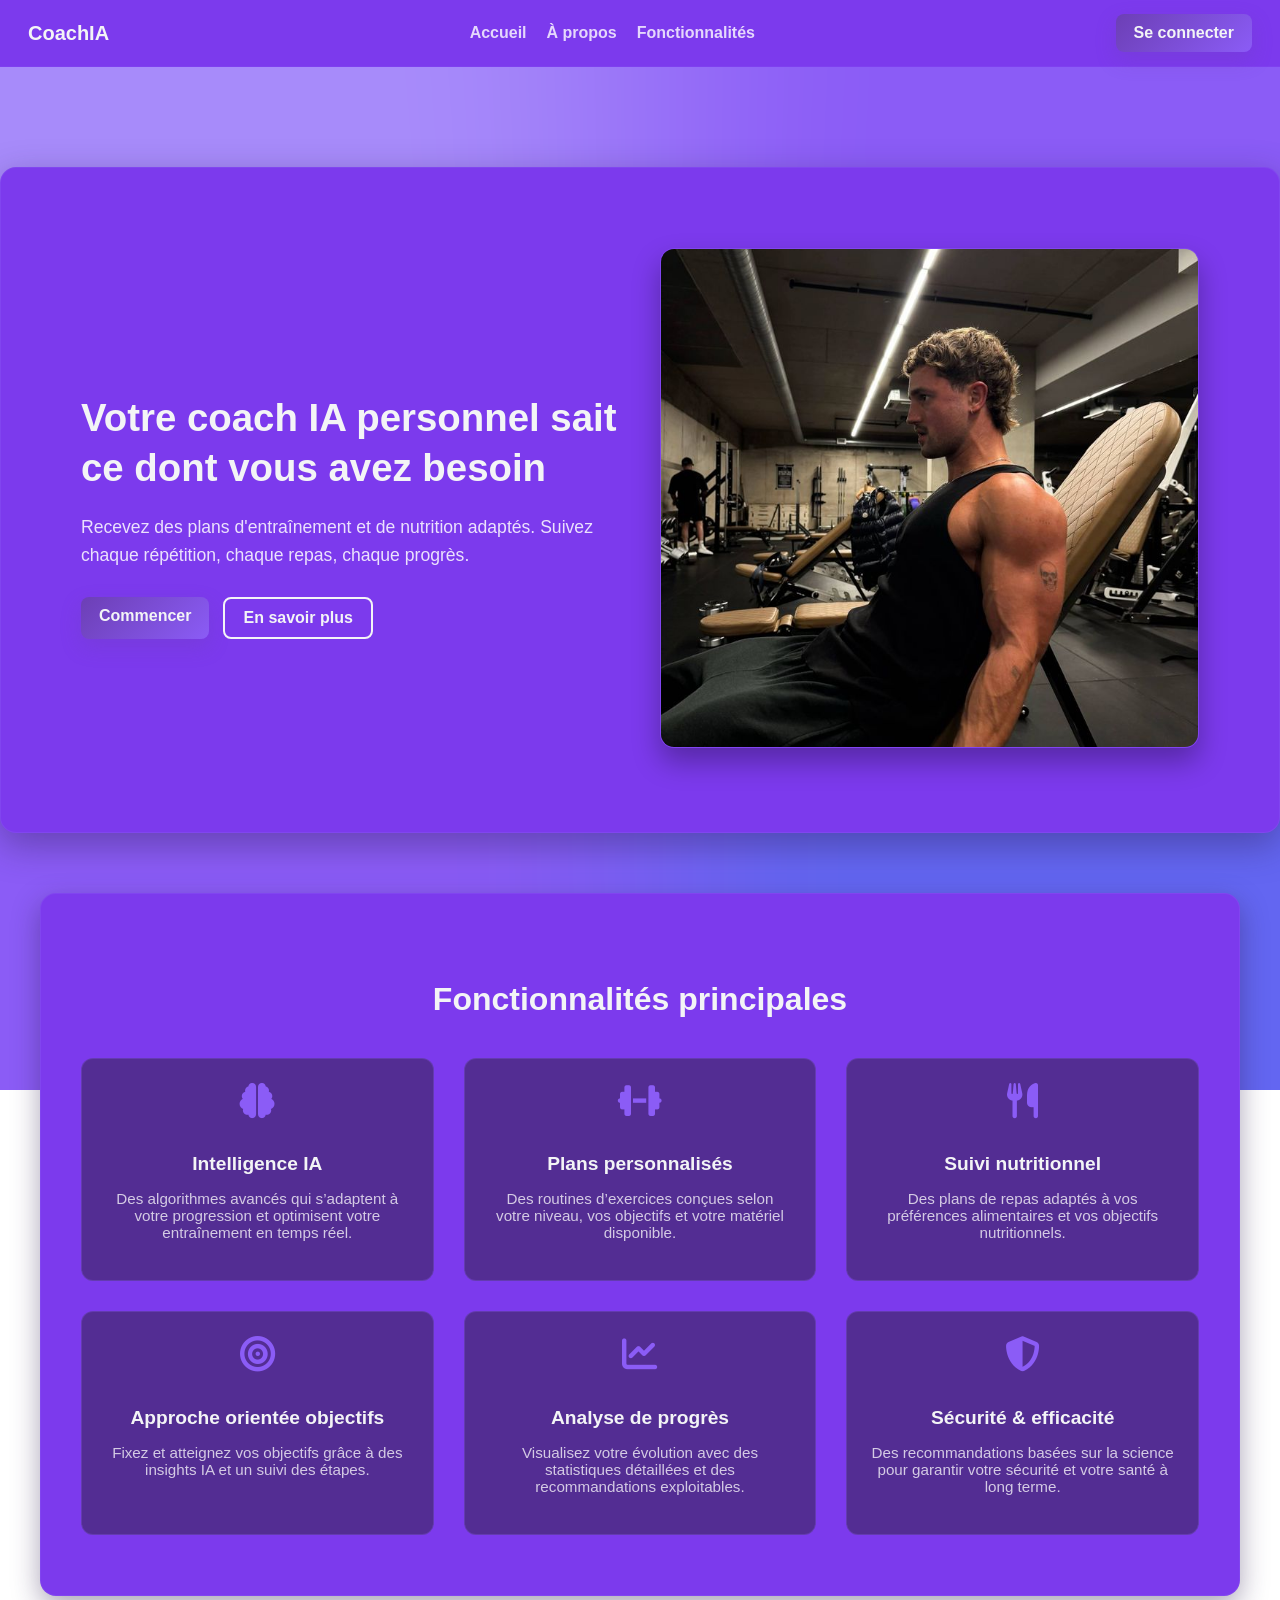
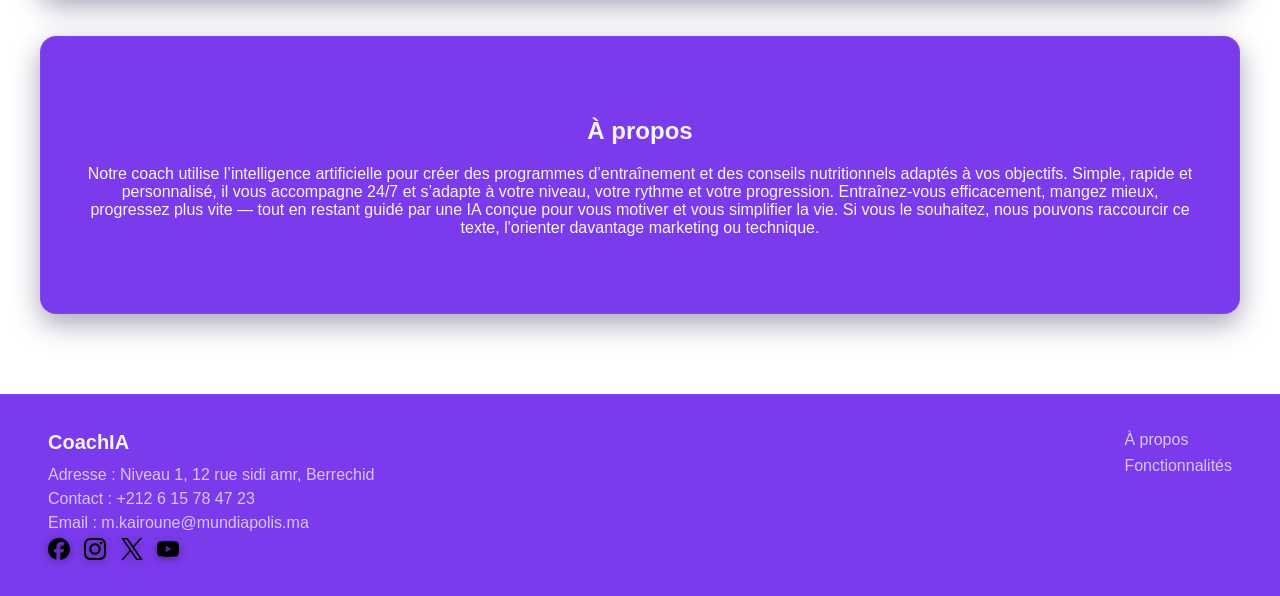
<file: index.html>
<!DOCTYPE html>
<html lang="fr">
<head>
  <meta charset="UTF-8">
  <meta name="viewport" content="width=device-width, initial-scale=1">
  <meta name="description" content="CoachIA — votre coach IA personnel : plans d'entraînement et de nutrition personnalisés, suivi de progression et recommandations basées sur l'IA.">
  <link rel="icon" href="assets/icons/favicon.ico" type="image/x-icon">
  <title>CoachIA</title>
  <link rel="stylesheet" href="css/style.css">
  <link rel="stylesheet" href="https://cdnjs.cloudflare.com/ajax/libs/font-awesome/6.5.0/css/all.min.css">
</head>
<body>
  <!-- Navigation -->
  <nav class="navbar" aria-label="Navigation principale">
    <div class="logo"><a href="index.html">CoachIA</a></div>
    <ul class="nav-links" role="menubar" aria-label="Liens">
      <li role="none"><a role="menuitem" href="accueil.html">Accueil</a></li>
      <li role="none"><a role="menuitem" href="#apropos">À propos</a></li>
      <li role="none"><a role="menuitem" href="#features">Fonctionnalités</a></li>
    </ul>
    <a href="login.html" class="btn">Se connecter</a>
  </nav>

  <!-- Main content -->
  <main>
    <!-- Hero -->
    <section class="hero" aria-labelledby="hero-heading">
      <div class="hero-left">
        <h1 id="hero-heading">Votre coach IA personnel sait ce dont vous avez besoin</h1>
        <p>Recevez des plans d'entraînement et de nutrition adaptés. Suivez chaque répétition, chaque repas, chaque progrès.</p>
        <div class="hero-buttons">
          <a href="signup.html" class="btn">Commencer</a>
          <a href="#apropos" class="btn btn-secondary">En savoir plus</a>
        </div>
      </div>
      <div class="hero-right">
        <img src="assets/images/pic1.jpeg" alt="Personne s'entraînant avec un coach virtuel — illustration du service CoachIA">
      </div>
    </section>

    <!-- Features -->
    <section class="features" id="features" aria-labelledby="features-heading">
      <h2 id="features-heading">Fonctionnalités principales</h2>
      <div class="features-grid">
        <div class="feature">
          <i class="fas fa-brain" aria-hidden="true"></i>
          <h3>Intelligence IA</h3>
          <p>Des algorithmes avancés qui s’adaptent à votre progression et optimisent votre entraînement en temps réel.</p>
        </div>
        <div class="feature">
          <i class="fas fa-dumbbell" aria-hidden="true"></i>
          <h3>Plans personnalisés</h3>
          <p>Des routines d’exercices conçues selon votre niveau, vos objectifs et votre matériel disponible.</p>
        </div>
        <div class="feature">
          <i class="fas fa-utensils" aria-hidden="true"></i>
          <h3>Suivi nutritionnel</h3>
          <p>Des plans de repas adaptés à vos préférences alimentaires et vos objectifs nutritionnels.</p>
        </div>
        <div class="feature">
          <i class="fas fa-bullseye" aria-hidden="true"></i>
          <h3>Approche orientée objectifs</h3>
          <p>Fixez et atteignez vos objectifs grâce à des insights IA et un suivi des étapes.</p>
        </div>
        <div class="feature">
          <i class="fas fa-chart-line" aria-hidden="true"></i>
          <h3>Analyse de progrès</h3>
          <p>Visualisez votre évolution avec des statistiques détaillées et des recommandations exploitables.</p>
        </div>
        <div class="feature">
          <i class="fas fa-shield-alt" aria-hidden="true"></i>
          <h3>Sécurité & efficacité</h3>
          <p>Des recommandations basées sur la science pour garantir votre sécurité et votre santé à long terme.</p>
        </div>
      </div>
    </section>

    <!-- A propos-->
    <section class="apropos" id="apropos" aria-labelledby="apropos-heading">
      <h1 id="apropos-heading">À propos</h1>
      <p>
        Notre coach utilise l’intelligence artificielle pour créer des programmes d’entraînement et des conseils nutritionnels adaptés à vos objectifs.
        Simple, rapide et personnalisé, il vous accompagne 24/7 et s’adapte à votre niveau, votre rythme et votre progression.
        Entraînez‑vous efficacement, mangez mieux, progressez plus vite — tout en restant guidé par une IA conçue pour vous motiver et vous simplifier la vie.
        Si vous le souhaitez, nous pouvons raccourcir ce texte, l'orienter davantage marketing ou technique.
      </p>
    </section>
  </main>

  <!-- Footer -->
  <footer class="footer">
    <div class="footer-left">
      <div class="footer-logo">CoachIA</div>
      <p>Adresse : Niveau 1, 12 rue sidi amr, Berrechid</p>
      <p>Contact : +212 6 15 78 47 23</p>
      <p>Email : m.kairoune@mundiapolis.ma</p>
      <nav class="social-icons" aria-label="Réseaux sociaux">
        <a href="#" aria-label="Facebook"><img src="assets/icons/facebook.svg" alt="Facebook"></a>
        <a href="#" aria-label="Instagram"><img src="assets/icons/instagram.svg" alt="Instagram"></a>
        <a href="#" aria-label="X"><img src="assets/icons/x.svg" alt="X"></a>
        <a href="#" aria-label="YouTube"><img src="assets/icons/youtube.svg" alt="YouTube"></a>
      </nav>
    </div>

    <div class="footer-right">
      <div class="footer-column">
        <a href="#apropos">À propos</a>
        <a href="#features">Fonctionnalités</a>
      </div>
    </div>
  </footer>
</body>
</html>
</file>
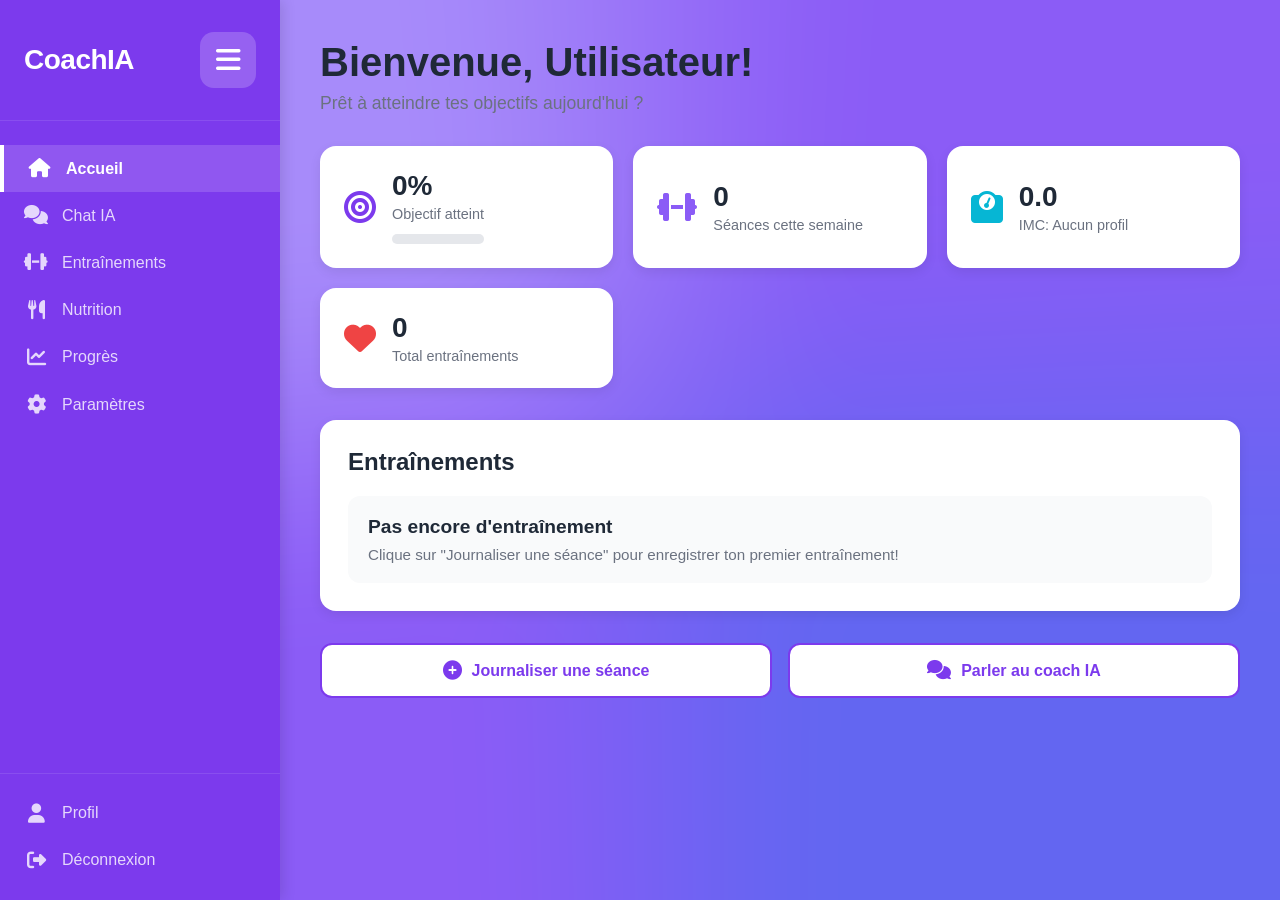
<file: accueil.html>
<!DOCTYPE html>
<html lang="fr">
<head>
  <meta charset="UTF-8">
  <meta name="viewport" content="width=device-width, initial-scale=1.0">
  <title>Accueil - CoachIA</title>
  <link rel="stylesheet" href="css/accueil.css">
  <link rel="stylesheet" href="https://cdnjs.cloudflare.com/ajax/libs/font-awesome/6.5.0/css/all.min.css">
</head>
<body>
  
  <!-- Mobile Overlay -->
  <div class="sidebar-overlay" id="sidebarOverlay"></div>
  
  <!-- Sidebar -->
  <aside class="sidebar" id="sidebar">
    <div class="sidebar-header">
      <div class="logo"> <a href="index.html">CoachIA</a></div>
      <button class="toggle-sidebar-btn" id="toggleSidebar">
        <i class="fas fa-bars"></i>
      </button>
    </div>
    
    <nav class="sidebar-nav">
      <a href="accueil.html" class="nav-item active">
        <i class="fas fa-home icon"></i>
        <span>Accueil</span>
      </a>
      <a href="chat.html" class="nav-item">
        <i class="fas fa-comments icon"></i>
        <span>Chat IA</span>
      </a>
      <a href="workouts.html" class="nav-item">
        <i class="fas fa-dumbbell icon"></i>
        <span>Entraînements</span>
      </a>
      <a href="nutrition.html" class="nav-item">
        <i class="fas fa-utensils icon"></i>
        <span>Nutrition</span>
      </a>
      <a href="progress.html" class="nav-item">
        <i class="fas fa-chart-line icon"></i>
        <span>Progrès</span>
      </a>
      <a href="settings.html" class="nav-item">
        <i class="fas fa-cog icon"></i>
        <span>Paramètres</span>
      </a>
    </nav>
    
    <div class="sidebar-footer">
      <a href="profile.html" class="nav-item">
        <i class="fas fa-user icon"></i>
        <span>Profil</span>
      </a>
      <a href="index.html" class="nav-item">
        <i class="fas fa-sign-out-alt icon"></i>
        <span>Déconnexion</span>
      </a>
    </div>
  </aside>
  
  <!-- Main content area -->
  <main class="main-content">
    <!-- Toggle Button (appears when sidebar is closed) -->
    <button class="toggle-sidebar-btn-fixed" id="toggleSidebarFixed">
      <i class="fas fa-bars"></i>
    </button>
    
    <div class="welcome-section">
      <h1 id="welcomeName">Bienvenue!</h1>
      <p class="subtitle">Prêt à atteindre tes objectifs aujourd'hui ?</p>
    </div>

    <!-- Quick Stats -->
    <div class="stats-grid" id="statsGrid"></div>

    <!-- Today's Workout -->
    <div class="section-card">
      <h2>Entraînements</h2>
      <div id="workoutSection"></div>
    </div>

    <!-- Log Workout Button -->
    <div class="quick-actions">
      <button class="action-btn" onclick="window.location.href='workout-log.html'">
        <i class="fas fa-plus-circle"></i>
        <span>Journaliser une séance</span>
      </button>
      <button class="action-btn" onclick="window.location.href='chat.html'">
        <i class="fas fa-comments"></i>
        <span>Parler au coach IA</span>
      </button>
    </div>
  </main>

  <script src="js/accueil.js"></script>
  <script src="js/user-data.js"></script>
  <script src="js/dashboard.js"></script>
</body>
</html>
</file>
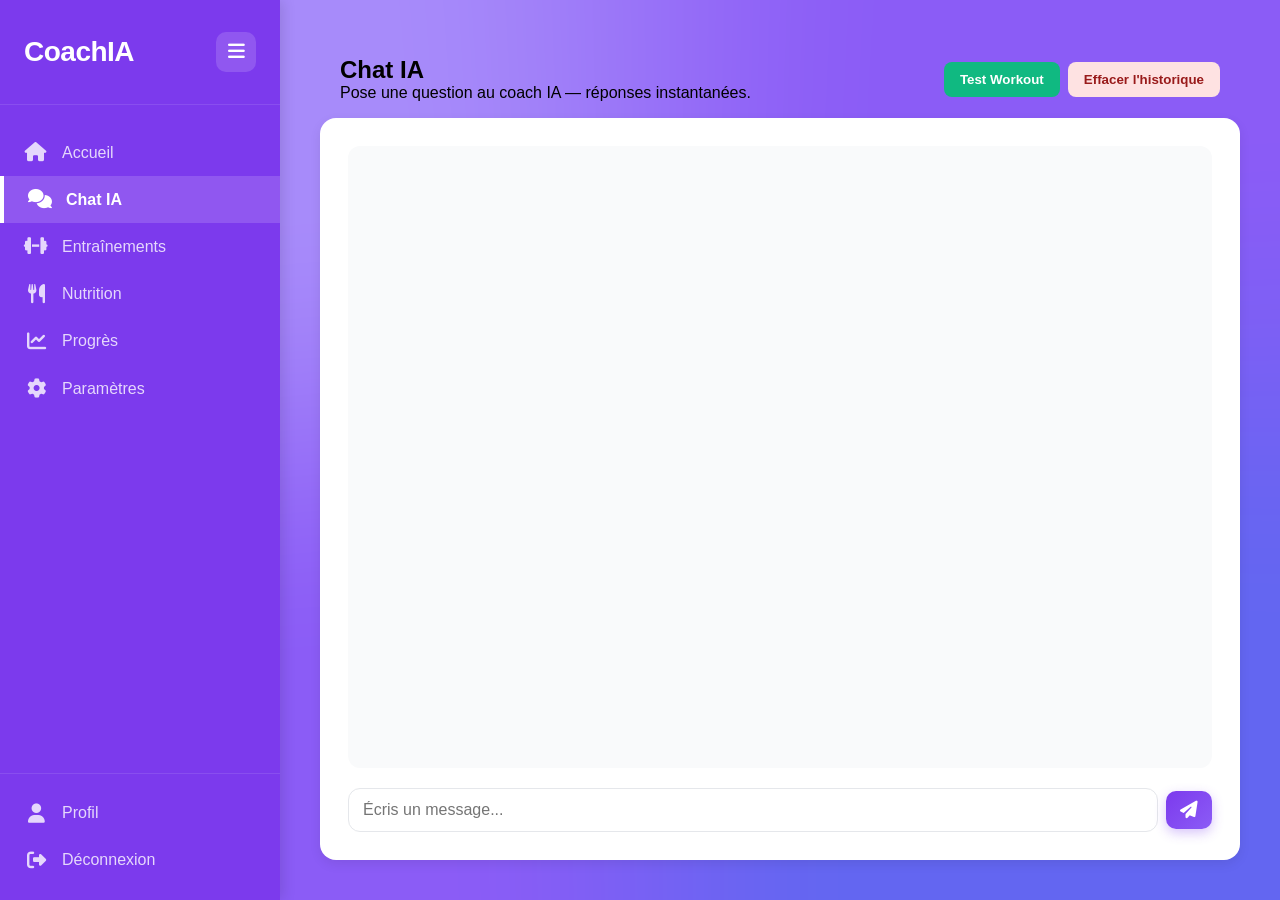
<file: chat.html>
<!DOCTYPE html>
<html lang="fr">
<head>
  <meta charset="UTF-8" />
  <meta name="viewport" content="width=device-width, initial-scale=1.0" />
  <title>Chat IA - CoachIA</title>
  <link rel="stylesheet" href="css/chat.css">
  <link rel="stylesheet" href="https://cdnjs.cloudflare.com/ajax/libs/font-awesome/6.5.0/css/all.min.css">
</head>
<body>
  <!-- Mobile Overlay -->
  <div class="sidebar-overlay" id="sidebarOverlay"></div>
  
  <!-- Sidebar (copied from accueil for consistency) -->
  <aside class="sidebar" id="sidebar">
    <div class="sidebar-header">
      <div class="logo"> <a href="index.html">CoachIA</a></div>
      <button class="toggle-sidebar-btn" id="toggleSidebar">
        <i class="fas fa-bars"></i>
      </button>
    </div>
    <nav class="sidebar-nav">
      <a href="accueil.html" class="nav-item">
        <i class="fas fa-home icon"></i>
        <span>Accueil</span>
      </a>
      <a href="chat.html" class="nav-item active">
        <i class="fas fa-comments icon"></i>
        <span>Chat IA</span>
      </a>
      <a href="workouts.html" class="nav-item">
        <i class="fas fa-dumbbell icon"></i>
        <span>Entraînements</span>
      </a>
      <a href="nutrition.html" class="nav-item">
        <i class="fas fa-utensils icon"></i>
        <span>Nutrition</span>
      </a>
      <a href="progress.html" class="nav-item">
        <i class="fas fa-chart-line icon"></i>
        <span>Progrès</span>
      </a>
      <a href="settings.html" class="nav-item">
        <i class="fas fa-cog icon"></i>
        <span>Paramètres</span>
      </a>
    </nav>
    <div class="sidebar-footer">
      <a href="profile.html" class="nav-item">
        <i class="fas fa-user icon"></i>
        <span>Profil</span>
      </a>
      <a href="index.html" class="nav-item">
        <i class="fas fa-sign-out-alt icon"></i>
        <span>Déconnexion</span>
      </a>
    </div>
  </aside>

  <main class="main-content">
    <button class="toggle-sidebar-btn-fixed" id="toggleSidebarFixed">
      <i class="fas fa-bars"></i>
    </button>

    <div class="section-card" style="padding:16px 20px; display: flex; justify-content: space-between; align-items: center;">
      <div>
        <h2>Chat IA</h2>
        <p class="subtitle">Pose une question au coach IA — réponses instantanées.</p>
      </div>
      <div style="display: flex; gap: 8px;">
        <button id="testWorkoutBtn" style="padding: 10px 16px; background: #10b981; color: white; border: none; border-radius: 8px; cursor: pointer; font-weight: 600; transition: all 200ms;" onclick="testWorkoutRender()">Test Workout</button>
        <button id="clearHistoryBtn" style="padding: 10px 16px; background: #fee2e2; color: #991b1b; border: none; border-radius: 8px; cursor: pointer; font-weight: 600; transition: all 200ms;" onclick="clearChatHistory()">Effacer l'historique</button>
      </div>
    </div>

    <section class="chat-container section-card">
      <div class="chat-window" id="chatWindow" aria-live="polite"></div>
      
      <button id="scrollToBottomBtn" class="scroll-to-bottom-btn" style="display: none;">
        <i class="fas fa-arrow-down"></i>
      </button>

      <form id="chatForm" class="chat-form" autocomplete="off">
        <input id="chatInput" class="chat-input" type="text" placeholder="Écris un message..." required />
        <button type="submit" class="btn-primary chat-send"><i class="fas fa-paper-plane"></i></button>
      </form>
    </section>
  </main>

  <script src="js/accueil.js"></script>
  <script src="js/user-data.js"></script>
  <script src="js/exercise-db.js"></script>
  <!-- cache-bust to avoid stale/partial loads during live-server -->
  <script src="js/chat.js?v=4"></script>
  <script>
    // Fallback: ensure the test button never breaks if chat.js failed to load
    window.addEventListener('DOMContentLoaded', () => {
      if (typeof window.testWorkoutRender !== 'function') {
        window.testWorkoutRender = () => alert('chat.js ne s\'est pas chargé. Vérifie la console réseau.');
      }
    });
  </script>
</body>
</html>
</file>
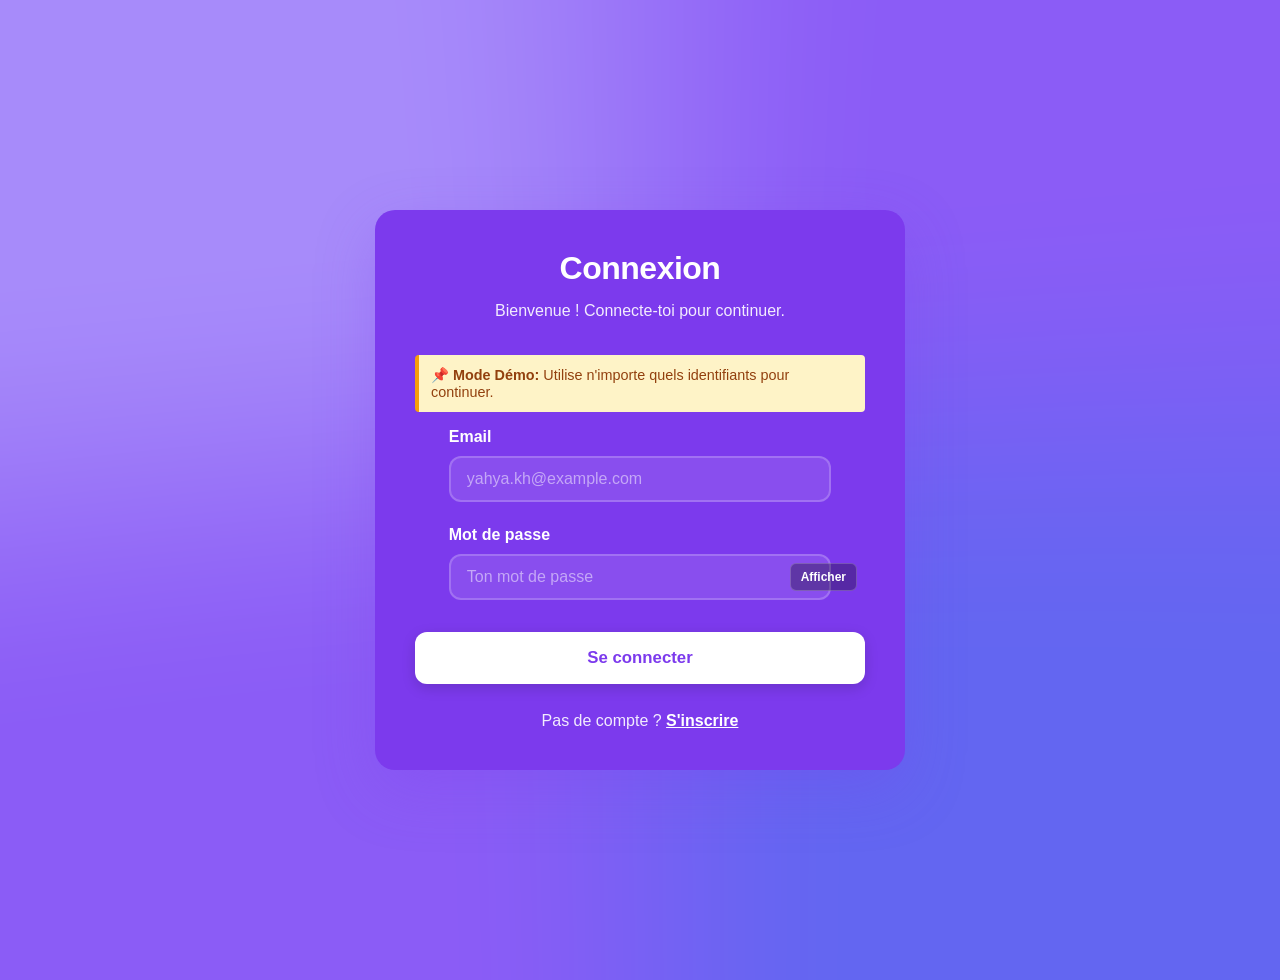
<file: login.html>
<!DOCTYPE html>
<html lang="fr">
<head>
  <meta charset="UTF-8">
  <meta name="viewport" content="width=device-width, initial-scale=1.0">
  <title>Connexion - CoachIA</title>
  <link rel="stylesheet" href="css/login.css">
</head>
<body>
  <div class="login-container">
    <div class="login-box">
      <h2>Connexion</h2>
      <p class="subtitle">Bienvenue ! Connecte-toi pour continuer.</p>
      
      <div class="error" id="loginError" style="display:none;"></div>
      
      <div style="padding: 12px; background: #fef3c7; border-left: 4px solid #f59e0b; border-radius: 4px; margin-bottom: 16px; font-size: 0.9rem; color: #92400e;">
        <strong>📌 Mode Démo:</strong> Utilise n'importe quels identifiants pour continuer.
      </div>
      
      <form id="loginForm">
        <div class="field">
          <label class="label" for="loginEmail">Email</label>
          <input type="email" id="loginEmail" placeholder="yahya.kh@example.com" required />
        </div>

        <div class="field">
          <label class="label" for="loginPassword">Mot de passe</label>
          <div class="input-wrap">
            <input type="password" id="loginPassword" placeholder="Ton mot de passe" required />
            <button type="button" class="toggle-btn" id="togglePassword">Afficher</button>
          </div>
        </div>

        <button type="submit" id="loginBtn" class="btn-primary">Se connecter</button>
      </form>

      <div class="toggle-mode">
        Pas de compte ? <a href="signup.html" id="showSignup">S'inscrire</a>
      </div>
    </div>
  </div>

  <script src="js/login.js"></script>
</body>
</html>
</file>
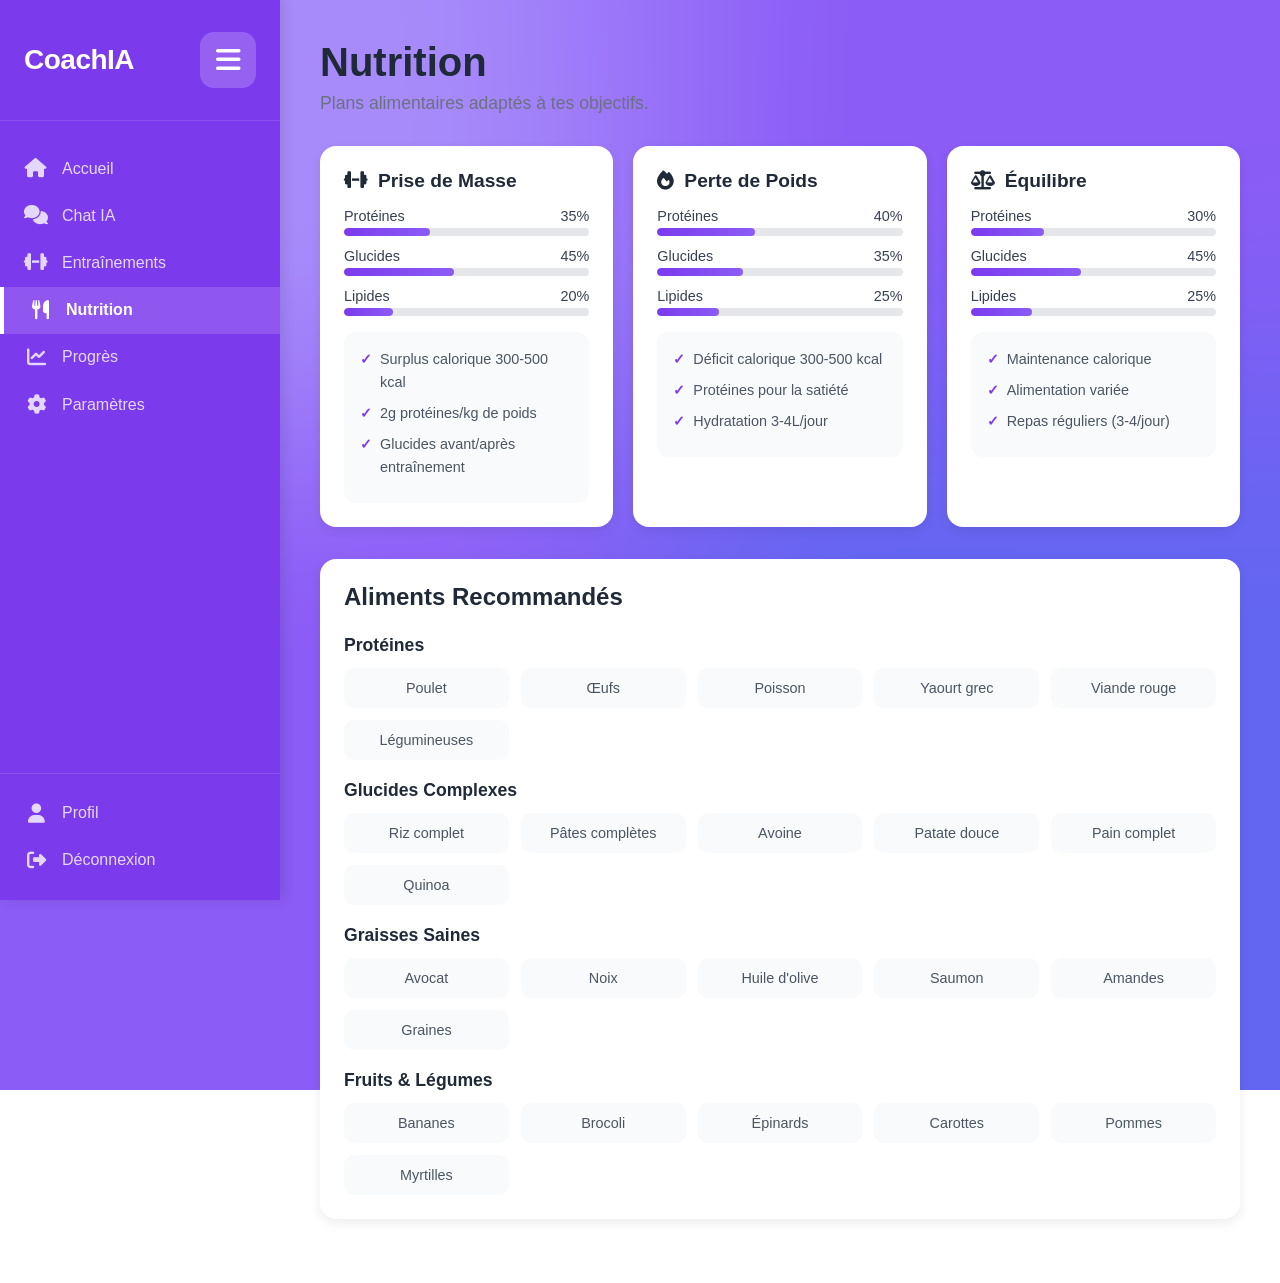
<file: nutrition.html>
<!DOCTYPE html>
<html lang="fr">
<head>
  <meta charset="UTF-8">
  <meta name="viewport" content="width=device-width, initial-scale=1.0">
  <title>Nutrition - CoachIA</title>
  <link rel="stylesheet" href="css/accueil.css">
  <link rel="stylesheet" href="css/nutrition.css">
  <link rel="stylesheet" href="https://cdnjs.cloudflare.com/ajax/libs/font-awesome/6.5.0/css/all.min.css">
</head>
<body>
  
  <!-- Mobile Overlay -->
  <div class="sidebar-overlay" id="sidebarOverlay"></div>
  
  <!-- Sidebar -->
  <aside class="sidebar" id="sidebar">
    <div class="sidebar-header">
      <div class="logo"><a href="index.html">CoachIA</a></div>
      <button class="toggle-sidebar-btn" id="toggleSidebar">
        <i class="fas fa-bars"></i>
      </button>
    </div>
    
    <nav class="sidebar-nav">
      <a href="accueil.html" class="nav-item">
        <i class="fas fa-home icon"></i>
        <span>Accueil</span>
      </a>
      <a href="chat.html" class="nav-item">
        <i class="fas fa-comments icon"></i>
        <span>Chat IA</span>
      </a>
      <a href="workouts.html" class="nav-item">
        <i class="fas fa-dumbbell icon"></i>
        <span>Entraînements</span>
      </a>
      <a href="nutrition.html" class="nav-item active">
        <i class="fas fa-utensils icon"></i>
        <span>Nutrition</span>
      </a>
      <a href="progress.html" class="nav-item">
        <i class="fas fa-chart-line icon"></i>
        <span>Progrès</span>
      </a>
      <a href="settings.html" class="nav-item">
        <i class="fas fa-cog icon"></i>
        <span>Paramètres</span>
      </a>
    </nav>
    
    <div class="sidebar-footer">
      <a href="profile.html" class="nav-item">
        <i class="fas fa-user icon"></i>
        <span>Profil</span>
      </a>
      <a href="index.html" class="nav-item">
        <i class="fas fa-sign-out-alt icon"></i>
        <span>Déconnexion</span>
      </a>
    </div>
  </aside>
  
  <!-- Main content -->
  <main class="main-content">
    <button class="toggle-sidebar-btn-fixed" id="toggleSidebarFixed">
      <i class="fas fa-bars"></i>
    </button>
    
    <div class="welcome-section">
      <h1>Nutrition</h1>
      <p class="subtitle">Plans alimentaires adaptés à tes objectifs.</p>
    </div>

    <div class="nutrition-grid">
      <div class="nutrition-card">
        <h3><i class="fas fa-dumbbell"></i> Prise de Masse</h3>
        <div class="macro-bars">
          <div class="macro-item">
            <div class="macro-label">
              <span>Protéines</span>
              <span>35%</span>
            </div>
            <div class="macro-bar">
              <div class="macro-fill" style="width: 35%"></div>
            </div>
          </div>
          <div class="macro-item">
            <div class="macro-label">
              <span>Glucides</span>
              <span>45%</span>
            </div>
            <div class="macro-bar">
              <div class="macro-fill" style="width: 45%"></div>
            </div>
          </div>
          <div class="macro-item">
            <div class="macro-label">
              <span>Lipides</span>
              <span>20%</span>
            </div>
            <div class="macro-bar">
              <div class="macro-fill" style="width: 20%"></div>
            </div>
          </div>
        </div>
        <div class="tips">
          <ul>
            <li>Surplus calorique 300-500 kcal</li>
            <li>2g protéines/kg de poids</li>
            <li>Glucides avant/après entraînement</li>
          </ul>
        </div>
      </div>

      <div class="nutrition-card">
        <h3><i class="fas fa-fire"></i> Perte de Poids</h3>
        <div class="macro-bars">
          <div class="macro-item">
            <div class="macro-label">
              <span>Protéines</span>
              <span>40%</span>
            </div>
            <div class="macro-bar">
              <div class="macro-fill" style="width: 40%"></div>
            </div>
          </div>
          <div class="macro-item">
            <div class="macro-label">
              <span>Glucides</span>
              <span>35%</span>
            </div>
            <div class="macro-bar">
              <div class="macro-fill" style="width: 35%"></div>
            </div>
          </div>
          <div class="macro-item">
            <div class="macro-label">
              <span>Lipides</span>
              <span>25%</span>
            </div>
            <div class="macro-bar">
              <div class="macro-fill" style="width: 25%"></div>
            </div>
          </div>
        </div>
        <div class="tips">
          <ul>
            <li>Déficit calorique 300-500 kcal</li>
            <li>Protéines pour la satiété</li>
            <li>Hydratation 3-4L/jour</li>
          </ul>
        </div>
      </div>

      <div class="nutrition-card">
        <h3><i class="fas fa-balance-scale"></i> Équilibre</h3>
        <div class="macro-bars">
          <div class="macro-item">
            <div class="macro-label">
              <span>Protéines</span>
              <span>30%</span>
            </div>
            <div class="macro-bar">
              <div class="macro-fill" style="width: 30%"></div>
            </div>
          </div>
          <div class="macro-item">
            <div class="macro-label">
              <span>Glucides</span>
              <span>45%</span>
            </div>
            <div class="macro-bar">
              <div class="macro-fill" style="width: 45%"></div>
            </div>
          </div>
          <div class="macro-item">
            <div class="macro-label">
              <span>Lipides</span>
              <span>25%</span>
            </div>
            <div class="macro-bar">
              <div class="macro-fill" style="width: 25%"></div>
            </div>
          </div>
        </div>
        <div class="tips">
          <ul>
            <li>Maintenance calorique</li>
            <li>Alimentation variée</li>
            <li>Repas réguliers (3-4/jour)</li>
          </ul>
        </div>
      </div>
    </div>

    <div class="food-list section-card">
      <h2>Aliments Recommandés</h2>
      
      <div class="food-category">
        <h3>Protéines</h3>
        <div class="foods">
          <div class="food-item">Poulet</div>
          <div class="food-item">Œufs</div>
          <div class="food-item">Poisson</div>
          <div class="food-item">Yaourt grec</div>
          <div class="food-item">Viande rouge</div>
          <div class="food-item">Légumineuses</div>
        </div>
      </div>

      <div class="food-category">
        <h3>Glucides Complexes</h3>
        <div class="foods">
          <div class="food-item">Riz complet</div>
          <div class="food-item">Pâtes complètes</div>
          <div class="food-item">Avoine</div>
          <div class="food-item">Patate douce</div>
          <div class="food-item">Pain complet</div>
          <div class="food-item">Quinoa</div>
        </div>
      </div>

      <div class="food-category">
        <h3>Graisses Saines</h3>
        <div class="foods">
          <div class="food-item">Avocat</div>
          <div class="food-item">Noix</div>
          <div class="food-item">Huile d'olive</div>
          <div class="food-item">Saumon</div>
          <div class="food-item">Amandes</div>
          <div class="food-item">Graines</div>
        </div>
      </div>

      <div class="food-category">
        <h3>Fruits & Légumes</h3>
        <div class="foods">
          <div class="food-item">Bananes</div>
          <div class="food-item">Brocoli</div>
          <div class="food-item">Épinards</div>
          <div class="food-item">Carottes</div>
          <div class="food-item">Pommes</div>
          <div class="food-item">Myrtilles</div>
        </div>
      </div>
    </div>
  </main>

  <script src="js/user-data.js"></script>
  <script src="js/accueil.js"></script>
  <script src="js/nutrition.js"></script>
</body>
</html>
</file>
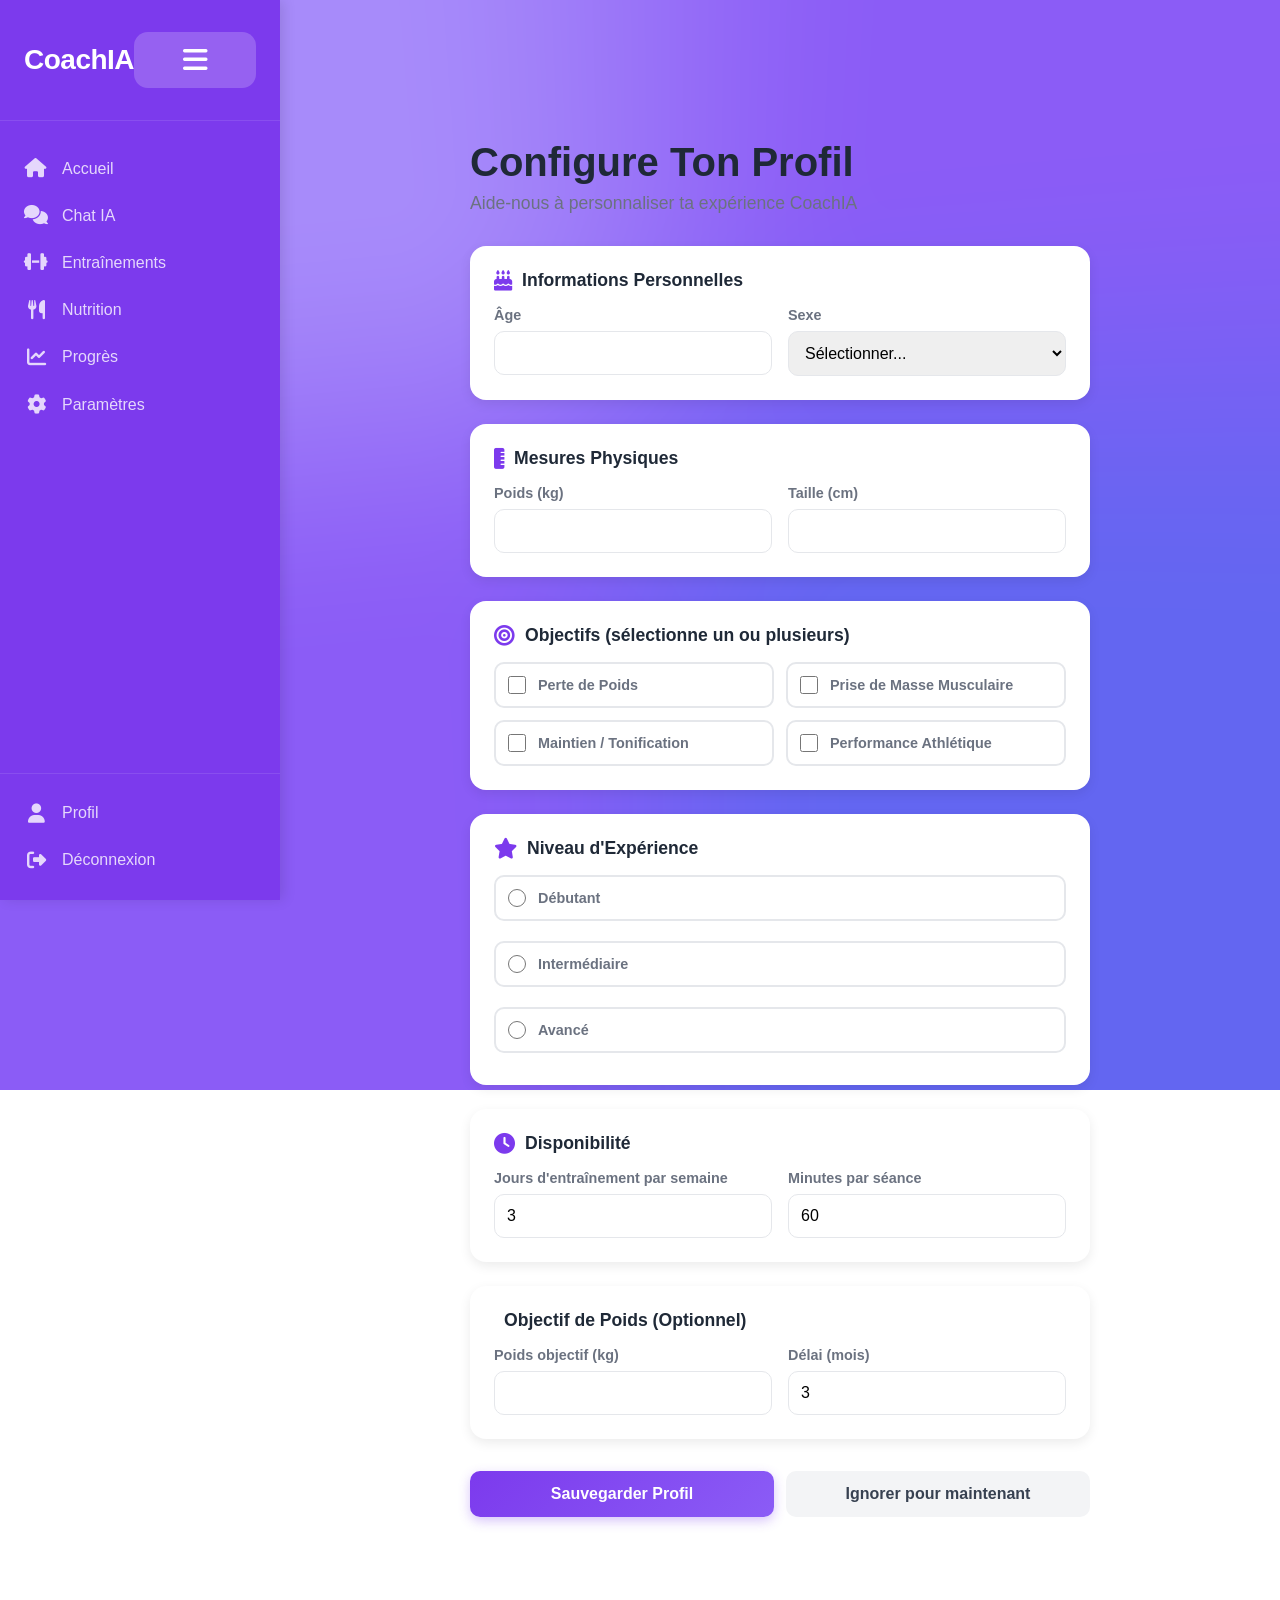
<file: profile-setup.html>
<!DOCTYPE html>
<html lang="fr">
<head>
  <meta charset="UTF-8">
  <meta name="viewport" content="width=device-width, initial-scale=1.0">
  <title>Configuration du Profil - CoachIA</title>
  <link rel="stylesheet" href="css/accueil.css">
  <link rel="stylesheet" href="css/profile-setup.css">
  <link rel="stylesheet" href="https://cdnjs.cloudflare.com/ajax/libs/font-awesome/6.5.0/css/all.min.css">
</head>
<body>
  <aside class="sidebar" id="sidebar">
    <div class="sidebar-header">
      <div class="logo"><a href="index.html">CoachIA</a></div>
      <button class="toggle-sidebar-btn" id="toggleSidebar">
        <i class="fas fa-bars"></i>
      </button>
    </div>
    
    <nav class="sidebar-nav">
      <a href="accueil.html" class="nav-item">
        <i class="fas fa-home icon"></i>
        <span>Accueil</span>
      </a>
      <a href="chat.html" class="nav-item">
        <i class="fas fa-comments icon"></i>
        <span>Chat IA</span>
      </a>
      <a href="workouts.html" class="nav-item">
        <i class="fas fa-dumbbell icon"></i>
        <span>Entraînements</span>
      </a>
      <a href="nutrition.html" class="nav-item">
        <i class="fas fa-utensils icon"></i>
        <span>Nutrition</span>
      </a>
      <a href="progress.html" class="nav-item">
        <i class="fas fa-chart-line icon"></i>
        <span>Progrès</span>
      </a>
      <a href="settings.html" class="nav-item">
        <i class="fas fa-cog icon"></i>
        <span>Paramètres</span>
      </a>
    </nav>
    
    <div class="sidebar-footer">
      <a href="profile.html" class="nav-item">
        <i class="fas fa-user icon"></i>
        <span>Profil</span>
      </a>
      <a href="index.html" class="nav-item">
        <i class="fas fa-sign-out-alt icon"></i>
        <span>Déconnexion</span>
      </a>
    </div>
  </aside>

  <main class="main-content">
    <button class="toggle-sidebar-btn-fixed" id="toggleSidebarFixed">
      <i class="fas fa-bars"></i>
    </button>

    <div class="profile-setup-container">
      <div class="welcome-section">
        <h1>Configure Ton Profil</h1>
        <p class="subtitle">Aide-nous à personnaliser ta expérience CoachIA</p>
      </div>

      <div class="success-message" id="successMessage">✓ Profil sauvegardé avec succès!</div>

      <form id="profileForm" novalidate>
        <!-- Age & Basic Info -->
        <div class="form-group">
          <h3><i class="fas fa-birthday-cake"></i> Informations Personnelles</h3>
          <div class="form-row">
            <div class="input-group">
              <label for="age">Âge</label>
              <input type="number" id="age" name="age" min="13" max="120" required>
            </div>
            <div class="input-group">
              <label for="gender">Sexe</label>
              <select id="gender" name="gender" required>
                <option value="">Sélectionner...</option>
                <option value="M">Homme</option>
                <option value="F">Femme</option>
                <option value="O">Autre</option>
              </select>
            </div>
          </div>
        </div>

        <!-- Physical Measurements -->
        <div class="form-group">
          <h3><i class="fas fa-ruler-vertical"></i> Mesures Physiques</h3>
          <div class="form-row">
            <div class="input-group">
              <label for="weight">Poids (kg)</label>
              <input type="number" id="weight" name="weight" min="30" max="300" step="0.1" required>
            </div>
            <div class="input-group">
              <label for="height">Taille (cm)</label>
              <input type="number" id="height" name="height" min="100" max="250" required>
            </div>
          </div>
        </div>

        <!-- Goals -->
        <div class="form-group">
          <h3><i class="fas fa-bullseye"></i> Objectifs (sélectionne un ou plusieurs)</h3>
          <div class="checkbox-group">
            <label class="checkbox-option">
              <input type="checkbox" name="goal" value="perte">
              <span>Perte de Poids</span>
            </label>
            <label class="checkbox-option">
              <input type="checkbox" name="goal" value="prise">
              <span>Prise de Masse Musculaire</span>
            </label>
            <label class="checkbox-option">
              <input type="checkbox" name="goal" value="maintien">
              <span>Maintien / Tonification</span>
            </label>
            <label class="checkbox-option">
              <input type="checkbox" name="goal" value="performance">
              <span>Performance Athlétique</span>
            </label>
          </div>
        </div>

        <!-- Experience Level -->
        <div class="form-group">
          <h3><i class="fas fa-star"></i> Niveau d'Expérience</h3>
          <div class="radio-group">
            <label class="radio-option">
              <input type="radio" name="level" value="beginner" required>
              <label>Débutant</label>
            </label>
            <label class="radio-option">
              <input type="radio" name="level" value="intermediate" required>
              <label>Intermédiaire</label>
            </label>
            <label class="radio-option">
              <input type="radio" name="level" value="advanced" required>
              <label>Avancé</label>
            </label>
          </div>
        </div>

        <!-- Availability -->
        <div class="form-group">
          <h3><i class="fas fa-clock"></i> Disponibilité</h3>
          <div class="form-row">
            <div class="input-group">
              <label for="daysPerWeek">Jours d'entraînement par semaine</label>
              <input type="number" id="daysPerWeek" name="daysPerWeek" min="1" max="7" value="3" required>
            </div>
            <div class="input-group">
              <label for="minutesPerDay">Minutes par séance</label>
              <input type="number" id="minutesPerDay" name="minutesPerDay" min="15" max="300" value="60" required>
            </div>
          </div>
        </div>

        <!-- Target Weight (Optional) -->
        <div class="form-group">
          <h3><i class="fas fa-target"></i> Objectif de Poids (Optionnel)</h3>
          <div class="form-row">
            <div class="input-group">
              <label for="targetWeight">Poids objectif (kg)</label>
              <input type="number" id="targetWeight" name="targetWeight" min="30" max="300" step="0.1">
            </div>
            <div class="input-group">
              <label for="targetDeadline">Délai (mois)</label>
              <input type="number" id="targetDeadline" name="targetDeadline" min="1" max="24" value="3">
            </div>
          </div>
        </div>

        <div class="button-group">
          <button type="submit" class="btn-submit">Sauvegarder Profil</button>
          <button type="button" class="btn-skip" onclick="window.location.href='accueil.html'">Ignorer pour maintenant</button>
        </div>
      </form>
    </div>
  </main>

  <script src="js/accueil.js"></script>
  <script src="js/user-data.js"></script>
  <script src="js/profile-setup.js"></script>
</body>
</html>
</file>
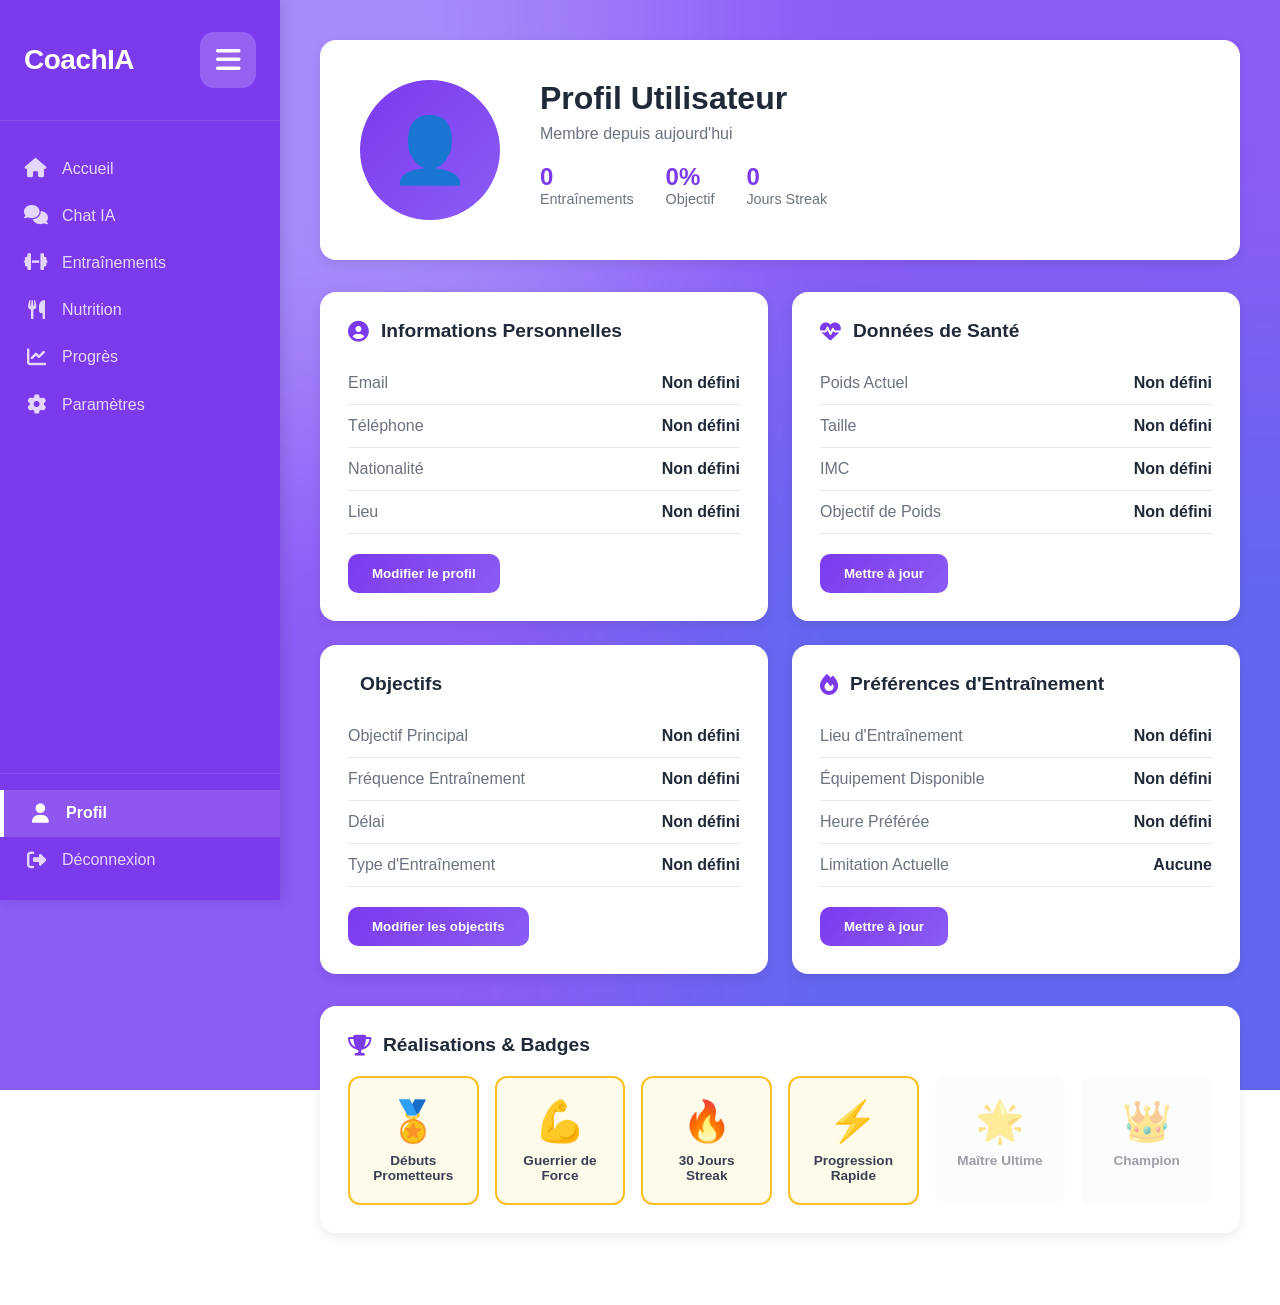
<file: profile.html>
<!DOCTYPE html>
<html lang="fr">
<head>
  <meta charset="UTF-8">
  <meta name="viewport" content="width=device-width, initial-scale=1.0">
  <title>Profil - CoachIA</title>
  <link rel="stylesheet" href="css/accueil.css">
  <link rel="stylesheet" href="css/profile.css">
  <link rel="stylesheet" href="https://cdnjs.cloudflare.com/ajax/libs/font-awesome/6.5.0/css/all.min.css">
</head>
<body>
  
  <!-- Mobile Overlay -->
  <div class="sidebar-overlay" id="sidebarOverlay"></div>
  
  <!-- Sidebar -->
  <aside class="sidebar" id="sidebar">
    <div class="sidebar-header">
      <div class="logo"> <a href="index.html">CoachIA</a></div>
      <button class="toggle-sidebar-btn" id="toggleSidebar">
        <i class="fas fa-bars"></i>
      </button>
    </div>
    
    <nav class="sidebar-nav">
      <a href="accueil.html" class="nav-item">
        <i class="fas fa-home icon"></i>
        <span>Accueil</span>
      </a>
      <a href="chat.html" class="nav-item">
        <i class="fas fa-comments icon"></i>
        <span>Chat IA</span>
      </a>
      <a href="workouts.html" class="nav-item">
        <i class="fas fa-dumbbell icon"></i>
        <span>Entraînements</span>
      </a>
      <a href="nutrition.html" class="nav-item">
        <i class="fas fa-utensils icon"></i>
        <span>Nutrition</span>
      </a>
      <a href="progress.html" class="nav-item">
        <i class="fas fa-chart-line icon"></i>
        <span>Progrès</span>
      </a>
      <a href="settings.html" class="nav-item">
        <i class="fas fa-cog icon"></i>
        <span>Paramètres</span>
      </a>
    </nav>
    
    <div class="sidebar-footer">
      <a href="profile.html" class="nav-item active">
        <i class="fas fa-user icon"></i>
        <span>Profil</span>
      </a>
      <a href="index.html" class="nav-item">
        <i class="fas fa-sign-out-alt icon"></i>
        <span>Déconnexion</span>
      </a>
    </div>
  </aside>
  
  <!-- Main content -->
  <main class="main-content">
    <button class="toggle-sidebar-btn-fixed" id="toggleSidebarFixed">
      <i class="fas fa-bars"></i>
    </button>

    <div class="profile-header">
      <div class="profile-avatar">👤</div>
      <div class="profile-info">
        <h2 id="profileName">Profil Utilisateur</h2>
        <p id="memberSince">Membre depuis aujourd'hui</p>
        <div class="profile-stats">
          <div class="profile-stat">
            <div class="profile-stat-value" id="workoutCount">0</div>
            <div class="profile-stat-label">Entraînements</div>
          </div>
          <div class="profile-stat">
            <div class="profile-stat-value" id="progressPercent">0%</div>
            <div class="profile-stat-label">Objectif</div>
          </div>
          <div class="profile-stat">
            <div class="profile-stat-value" id="streakCount">0</div>
            <div class="profile-stat-label">Jours Streak</div>
          </div>
        </div>
      </div>
    </div>

    <div class="profile-grid">
      <div class="profile-card">
        <h3><i class="fas fa-user-circle"></i> Informations Personnelles</h3>
        
        <div class="info-item">
          <span class="info-label">Email</span>
          <span class="info-value" id="emailValue">Non défini</span>
        </div>
        
        <div class="info-item">
          <span class="info-label">Téléphone</span>
          <span class="info-value" id="phoneValue">Non défini</span>
        </div>
        
        <div class="info-item">
          <span class="info-label">Nationalité</span>
          <span class="info-value" id="nationalityValue">Non défini</span>
        </div>
        
        <div class="info-item">
          <span class="info-label">Lieu</span>
          <span class="info-value" id="locationValue">Non défini</span>
        </div>

        <button class="edit-btn">Modifier le profil</button>
      </div>

      <div class="profile-card">
        <h3><i class="fas fa-heartbeat"></i> Données de Santé</h3>
        
        <div class="info-item">
          <span class="info-label">Poids Actuel</span>
          <span class="info-value" id="weightValue">Non défini</span>
        </div>
        
        <div class="info-item">
          <span class="info-label">Taille</span>
          <span class="info-value" id="heightValue">Non défini</span>
        </div>
        
        <div class="info-item">
          <span class="info-label">IMC</span>
          <span class="info-value" id="bmiValue">Non défini</span>
        </div>
        
        <div class="info-item">
          <span class="info-label">Objectif de Poids</span>
          <span class="info-value" id="goalWeightValue">Non défini</span>
        </div>

        <button class="edit-btn">Mettre à jour</button>
      </div>

      <div class="profile-card">
        <h3><i class="fas fa-target"></i> Objectifs</h3>
        
        <div class="info-item">
          <span class="info-label">Objectif Principal</span>
          <span class="info-value" id="goalValue">Non défini</span>
        </div>
        
        <div class="info-item">
          <span class="info-label">Fréquence Entraînement</span>
          <span class="info-value" id="frequencyValue">Non défini</span>
        </div>
        
        <div class="info-item">
          <span class="info-label">Délai</span>
          <span class="info-value" id="deadlineValue">Non défini</span>
        </div>
        
        <div class="info-item">
          <span class="info-label">Type d'Entraînement</span>
          <span class="info-value" id="trainingTypeValue">Non défini</span>
        </div>

        <button class="edit-btn">Modifier les objectifs</button>
      </div>

      <div class="profile-card">
        <h3><i class="fas fa-fire"></i> Préférences d'Entraînement</h3>
        
        <div class="info-item">
          <span class="info-label">Lieu d'Entraînement</span>
          <span class="info-value" id="trainingLocationValue">Non défini</span>
        </div>
        
        <div class="info-item">
          <span class="info-label">Équipement Disponible</span>
          <span class="info-value" id="equipmentValue">Non défini</span>
        </div>
        
        <div class="info-item">
          <span class="info-label">Heure Préférée</span>
          <span class="info-value" id="preferredTimeValue">Non défini</span>
        </div>
        
        <div class="info-item">
          <span class="info-label">Limitation Actuelle</span>
          <span class="info-value" id="limitationsValue">Aucune</span>
        </div>

        <button class="edit-btn">Mettre à jour</button>
      </div>
    </div>

    <div class="profile-card" style="margin-bottom: 32px;">
      <h3><i class="fas fa-trophy"></i> Réalisations & Badges</h3>
      <div class="achievements">
        <div class="achievement">
          <div class="achievement-icon">🏅</div>
          <div class="achievement-name">Débuts Prometteurs</div>
        </div>
        <div class="achievement">
          <div class="achievement-icon">💪</div>
          <div class="achievement-name">Guerrier de Force</div>
        </div>
        <div class="achievement">
          <div class="achievement-icon">🔥</div>
          <div class="achievement-name">30 Jours Streak</div>
        </div>
        <div class="achievement">
          <div class="achievement-icon">⚡</div>
          <div class="achievement-name">Progression Rapide</div>
        </div>
        <div class="achievement locked">
          <div class="achievement-icon">🌟</div>
          <div class="achievement-name">Maître Ultime</div>
        </div>
        <div class="achievement locked">
          <div class="achievement-icon">👑</div>
          <div class="achievement-name">Champion</div>
        </div>
      </div>
    </div>
  </main>

  <script src="js/user-data.js"></script>
  <script src="js/accueil.js"></script>
  <script src="js/profile.js"></script>
</body>
</html>
</file>
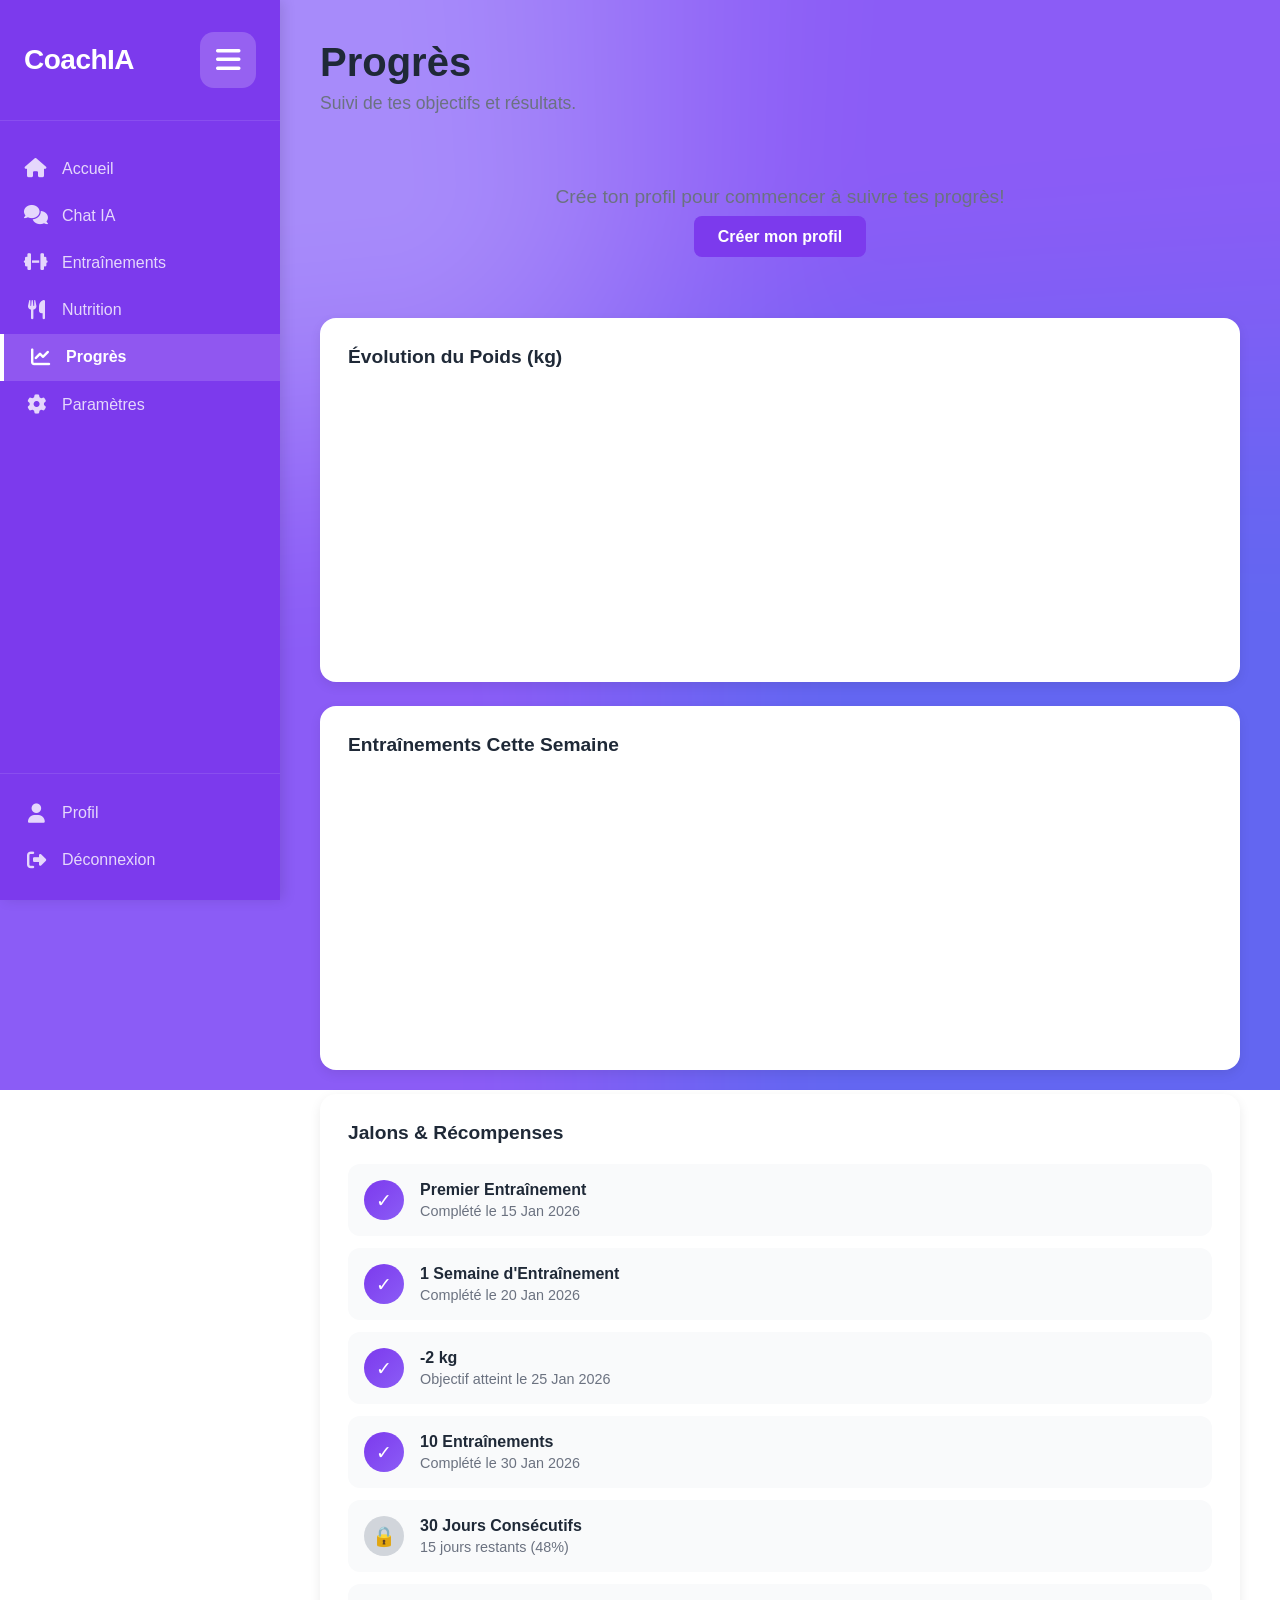
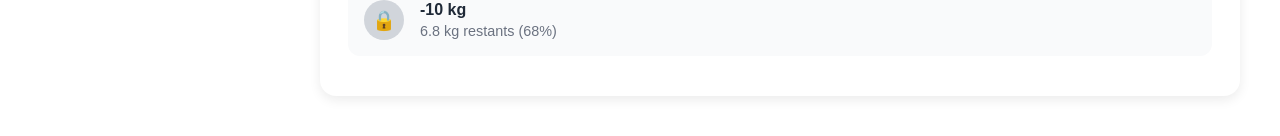
<file: progress.html>
<!DOCTYPE html>
<html lang="fr">
<head>
  <meta charset="UTF-8">
  <meta name="viewport" content="width=device-width, initial-scale=1.0">
  <title>Progrès - CoachIA</title>
  <link rel="stylesheet" href="css/accueil.css">
  <link rel="stylesheet" href="css/progress.css">
  <link rel="stylesheet" href="https://cdnjs.cloudflare.com/ajax/libs/font-awesome/6.5.0/css/all.min.css">
</head>
<body>
  
  <!-- Mobile Overlay -->
  <div class="sidebar-overlay" id="sidebarOverlay"></div>
  
  <!-- Sidebar -->
  <aside class="sidebar" id="sidebar">
    <div class="sidebar-header">
      <div class="logo"><a href="index.html">CoachIA</a></div>
      <button class="toggle-sidebar-btn" id="toggleSidebar">
        <i class="fas fa-bars"></i>
      </button>
    </div>
    
    <nav class="sidebar-nav">
      <a href="accueil.html" class="nav-item">
        <i class="fas fa-home icon"></i>
        <span>Accueil</span>
      </a>
      <a href="chat.html" class="nav-item">
        <i class="fas fa-comments icon"></i>
        <span>Chat IA</span>
      </a>
      <a href="workouts.html" class="nav-item">
        <i class="fas fa-dumbbell icon"></i>
        <span>Entraînements</span>
      </a>
      <a href="nutrition.html" class="nav-item">
        <i class="fas fa-utensils icon"></i>
        <span>Nutrition</span>
      </a>
      <a href="progress.html" class="nav-item active">
        <i class="fas fa-chart-line icon"></i>
        <span>Progrès</span>
      </a>
      <a href="settings.html" class="nav-item">
        <i class="fas fa-cog icon"></i>
        <span>Paramètres</span>
      </a>
    </nav>
    
    <div class="sidebar-footer">
      <a href="profile.html" class="nav-item">
        <i class="fas fa-user icon"></i>
        <span>Profil</span>
      </a>
      <a href="index.html" class="nav-item">
        <i class="fas fa-sign-out-alt icon"></i>
        <span>Déconnexion</span>
      </a>
    </div>
  </aside>
  
  <!-- Main content -->
  <main class="main-content">
    <button class="toggle-sidebar-btn-fixed" id="toggleSidebarFixed">
      <i class="fas fa-bars"></i>
    </button>
    
    <div class="welcome-section">
      <h1>Progrès</h1>
      <p class="subtitle">Suivi de tes objectifs et résultats.</p>
    </div>

    <div class="progress-overview" id="progressStats"></div>

    <div class="chart-container">
      <h3>Évolution du Poids (kg)</h3>
      <div class="chart" id="weightChart"></div>
    </div>

    <div class="chart-container">
      <h3>Entraînements Cette Semaine</h3>
      <div class="chart" id="workoutsChart"></div>
    </div>

    <div class="milestones">
      <h3>Jalons & Récompenses</h3>
      
      <div class="milestone-item">
        <div class="milestone-check">✓</div>
        <div class="milestone-info">
          <h4>Premier Entraînement</h4>
          <p>Complété le 15 Jan 2026</p>
        </div>
      </div>

      <div class="milestone-item">
        <div class="milestone-check">✓</div>
        <div class="milestone-info">
          <h4>1 Semaine d'Entraînement</h4>
          <p>Complété le 20 Jan 2026</p>
        </div>
      </div>

      <div class="milestone-item">
        <div class="milestone-check">✓</div>
        <div class="milestone-info">
          <h4>-2 kg</h4>
          <p>Objectif atteint le 25 Jan 2026</p>
        </div>
      </div>

      <div class="milestone-item">
        <div class="milestone-check">✓</div>
        <div class="milestone-info">
          <h4>10 Entraînements</h4>
          <p>Complété le 30 Jan 2026</p>
        </div>
      </div>

      <div class="milestone-item locked">
        <div class="milestone-check">🔒</div>
        <div class="milestone-info">
          <h4>30 Jours Consécutifs</h4>
          <p>15 jours restants (48%)</p>
        </div>
      </div>

      <div class="milestone-item locked">
        <div class="milestone-check">🔒</div>
        <div class="milestone-info">
          <h4>-10 kg</h4>
          <p>6.8 kg restants (68%)</p>
        </div>
      </div>
    </div>
  </main>

  <script src="js/accueil.js"></script>
  <script src="js/user-data.js"></script>
  <script src="js/progress.js"></script>
</body>
</html>
</file>
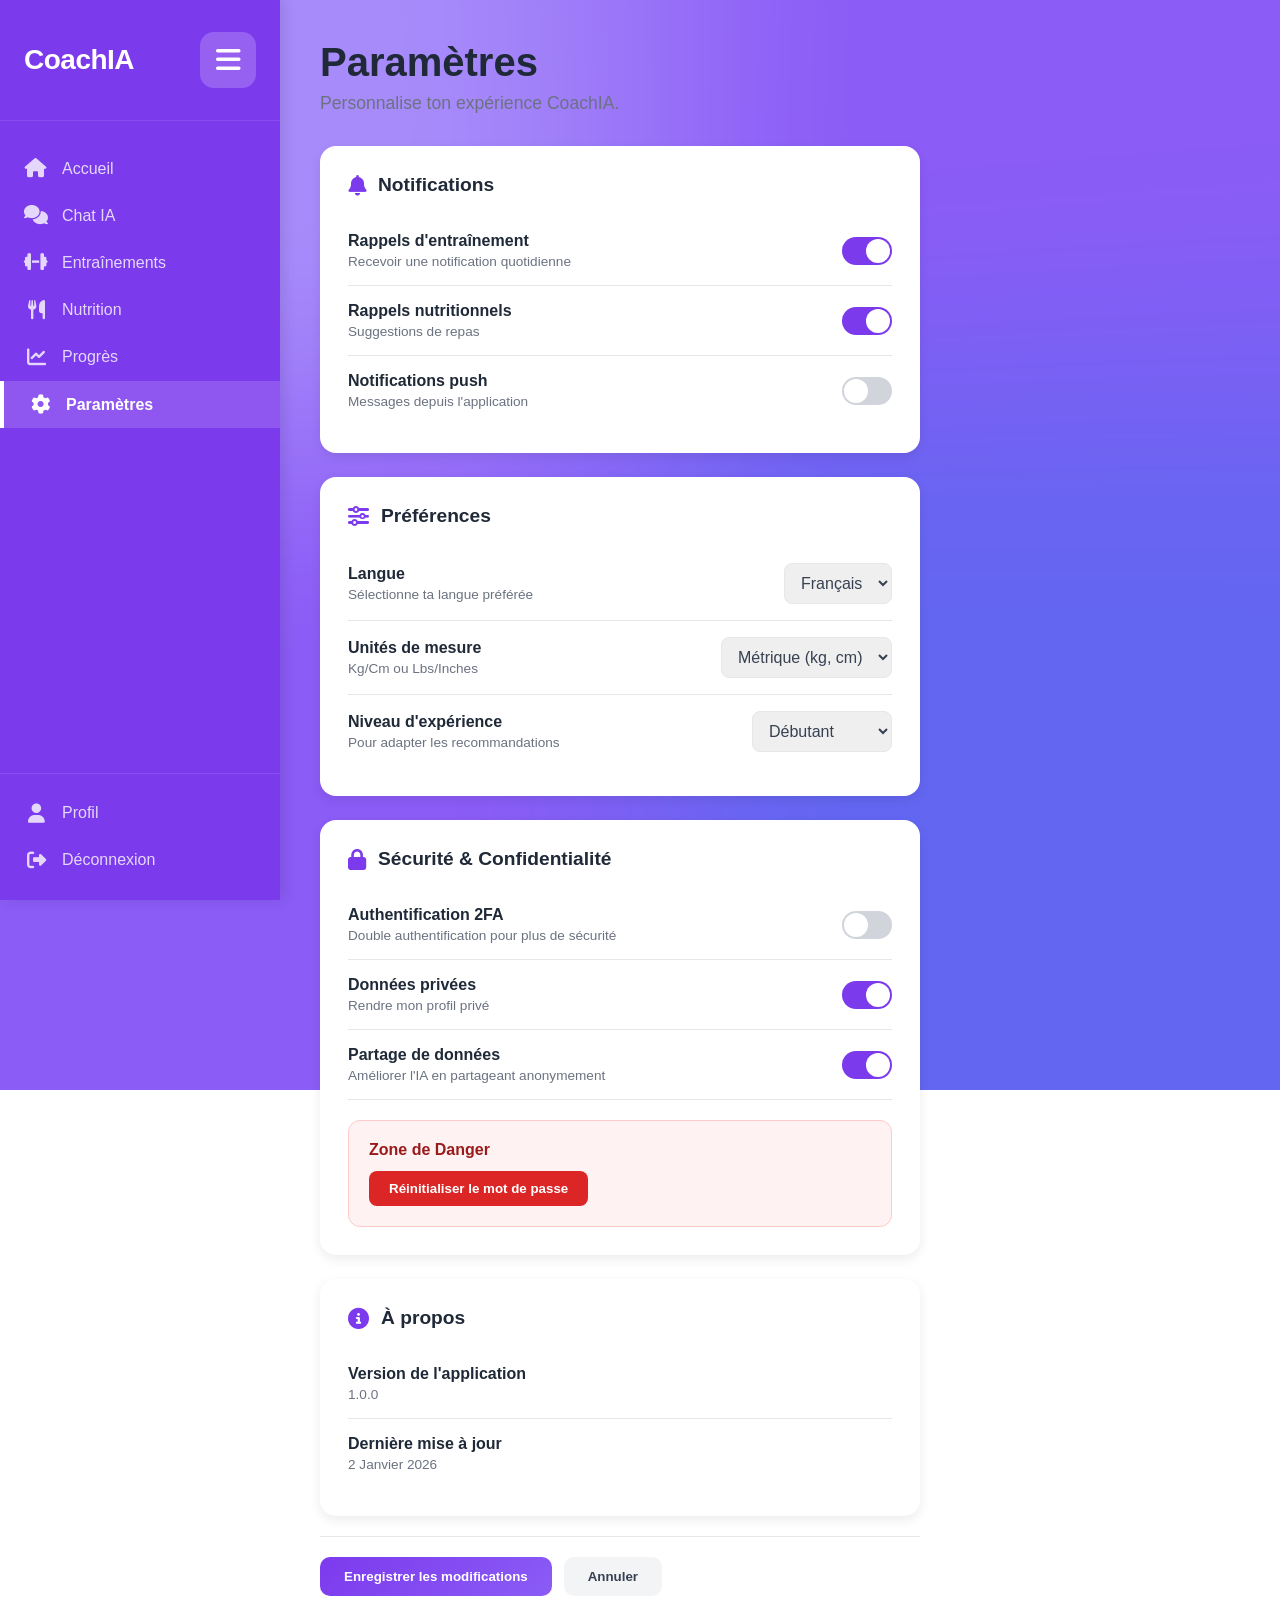
<file: settings.html>
<!DOCTYPE html>
<html lang="fr">
<head>
  <meta charset="UTF-8">
  <meta name="viewport" content="width=device-width, initial-scale=1.0">
  <title>Paramètres - CoachIA</title>
  <link rel="stylesheet" href="css/accueil.css">
  <link rel="stylesheet" href="css/settings.css">
  <link rel="stylesheet" href="https://cdnjs.cloudflare.com/ajax/libs/font-awesome/6.5.0/css/all.min.css">
</head>
<body>
  
  <!-- Mobile Overlay -->
  <div class="sidebar-overlay" id="sidebarOverlay"></div>
  
  <!-- Sidebar -->
  <aside class="sidebar" id="sidebar">
    <div class="sidebar-header">
      <div class="logo"><a href="index.html">CoachIA</a></div>
      <button class="toggle-sidebar-btn" id="toggleSidebar">
        <i class="fas fa-bars"></i>
      </button>
    </div>
    
    <nav class="sidebar-nav">
      <a href="accueil.html" class="nav-item">
        <i class="fas fa-home icon"></i>
        <span>Accueil</span>
      </a>
      <a href="chat.html" class="nav-item">
        <i class="fas fa-comments icon"></i>
        <span>Chat IA</span>
      </a>
      <a href="workouts.html" class="nav-item">
        <i class="fas fa-dumbbell icon"></i>
        <span>Entraînements</span>
      </a>
      <a href="nutrition.html" class="nav-item">
        <i class="fas fa-utensils icon"></i>
        <span>Nutrition</span>
      </a>
      <a href="progress.html" class="nav-item">
        <i class="fas fa-chart-line icon"></i>
        <span>Progrès</span>
      </a>
      <a href="settings.html" class="nav-item active">
        <i class="fas fa-cog icon"></i>
        <span>Paramètres</span>
      </a>
    </nav>
    
    <div class="sidebar-footer">
      <a href="profile.html" class="nav-item">
        <i class="fas fa-user icon"></i>
        <span>Profil</span>
      </a>
      <a href="index.html" class="nav-item">
        <i class="fas fa-sign-out-alt icon"></i>
        <span>Déconnexion</span>
      </a>
    </div>
  </aside>
  
  <!-- Main content -->
  <main class="main-content">
    <button class="toggle-sidebar-btn-fixed" id="toggleSidebarFixed">
      <i class="fas fa-bars"></i>
    </button>
    
    <div class="welcome-section">
      <h1>Paramètres</h1>
      <p class="subtitle">Personnalise ton expérience CoachIA.</p>
    </div>

    <div class="settings-grid">
      <div class="settings-section">
        <h3><i class="fas fa-bell"></i> Notifications</h3>
        
        <div class="setting-item">
          <div class="setting-label">
            <strong>Rappels d'entraînement</strong>
            <small>Recevoir une notification quotidienne</small>
          </div>
          <button id="workoutReminders" class="toggle-switch active" onclick="this.classList.toggle('active')"></button>
        </div>

        <div class="setting-item">
          <div class="setting-label">
            <strong>Rappels nutritionnels</strong>
            <small>Suggestions de repas</small>
          </div>
          <button id="nutritionReminders" class="toggle-switch active" onclick="this.classList.toggle('active')"></button>
        </div>

        <div class="setting-item">
          <div class="setting-label">
            <strong>Notifications push</strong>
            <small>Messages depuis l'application</small>
          </div>
          <button id="pushNotifications" class="toggle-switch" onclick="this.classList.toggle('active')"></button>
        </div>
      </div>

      <div class="settings-section">
        <h3><i class="fas fa-sliders-h"></i> Préférences</h3>
        
        <div class="setting-item">
          <div class="setting-label">
            <strong>Langue</strong>
            <small>Sélectionne ta langue préférée</small>
          </div>
          <select id="language" class="select-field">
            <option>Français</option>
            <option>English</option>
            <option>Español</option>
          </select>
        </div>

        <div class="setting-item">
          <div class="setting-label">
            <strong>Unités de mesure</strong>
            <small>Kg/Cm ou Lbs/Inches</small>
          </div>
          <select id="units" class="select-field">
            <option>Métrique (kg, cm)</option>
            <option>Impérial (lbs, in)</option>
          </select>
        </div>

        <div class="setting-item">
          <div class="setting-label">
            <strong>Niveau d'expérience</strong>
            <small>Pour adapter les recommandations</small>
          </div>
          <select id="experienceLevel" class="select-field">
            <option>Débutant</option>
            <option>Intermédiaire</option>
            <option>Avancé</option>
          </select>
        </div>
      </div>

      <div class="settings-section">
        <h3><i class="fas fa-lock"></i> Sécurité & Confidentialité</h3>
        
        <div class="setting-item">
          <div class="setting-label">
            <strong>Authentification 2FA</strong>
            <small>Double authentification pour plus de sécurité</small>
          </div>
          <button id="twoFactorAuth" class="toggle-switch" onclick="this.classList.toggle('active')"></button>
        </div>

        <div class="setting-item">
          <div class="setting-label">
            <strong>Données privées</strong>
            <small>Rendre mon profil privé</small>
          </div>
          <button id="privateProfile" class="toggle-switch active" onclick="this.classList.toggle('active')"></button>
        </div>

        <div class="setting-item">
          <div class="setting-label">
            <strong>Partage de données</strong>
            <small>Améliorer l'IA en partageant anonymement</small>
          </div>
          <button id="dataSharing" class="toggle-switch active" onclick="this.classList.toggle('active')"></button>
        </div>

        <div class="danger-zone">
          <h4>Zone de Danger</h4>
          <button class="btn-danger">Réinitialiser le mot de passe</button>
        </div>
      </div>

      <div class="settings-section">
        <h3><i class="fas fa-info-circle"></i> À propos</h3>
        
        <div class="setting-item">
          <div class="setting-label">
            <strong>Version de l'application</strong>
            <small>1.0.0</small>
          </div>
        </div>

        <div class="setting-item">
          <div class="setting-label">
            <strong>Dernière mise à jour</strong>
            <small>2 Janvier 2026</small>
          </div>
        </div>
      </div>
    </div>

    <!-- Success Message -->
    <div id="successMessage" class="success-message" style="display: none; max-width: 600px; margin: 20px 0; padding: 16px; background: rgba(16, 185, 129, 0.1); border: 2px solid #10b981; border-radius: 10px; color: #047857; text-align: center;">
      <i class="fas fa-check-circle"></i> Paramètres enregistrés avec succès!
    </div>

    <!-- Settings Actions -->
    <div class="settings-actions" style="max-width: 600px; display: flex; gap: 12px; margin-top: 20px; padding-top: 20px; border-top: 1px solid #e5e7eb;">
      <button class="btn-save">Enregistrer les modifications</button>
      <button class="btn-cancel">Annuler</button>
    </div>
  </main>

  <script src="js/user-data.js"></script>
  <script src="js/accueil.js"></script>
  <script src="js/settings.js"></script>
</body>
</html>
</file>
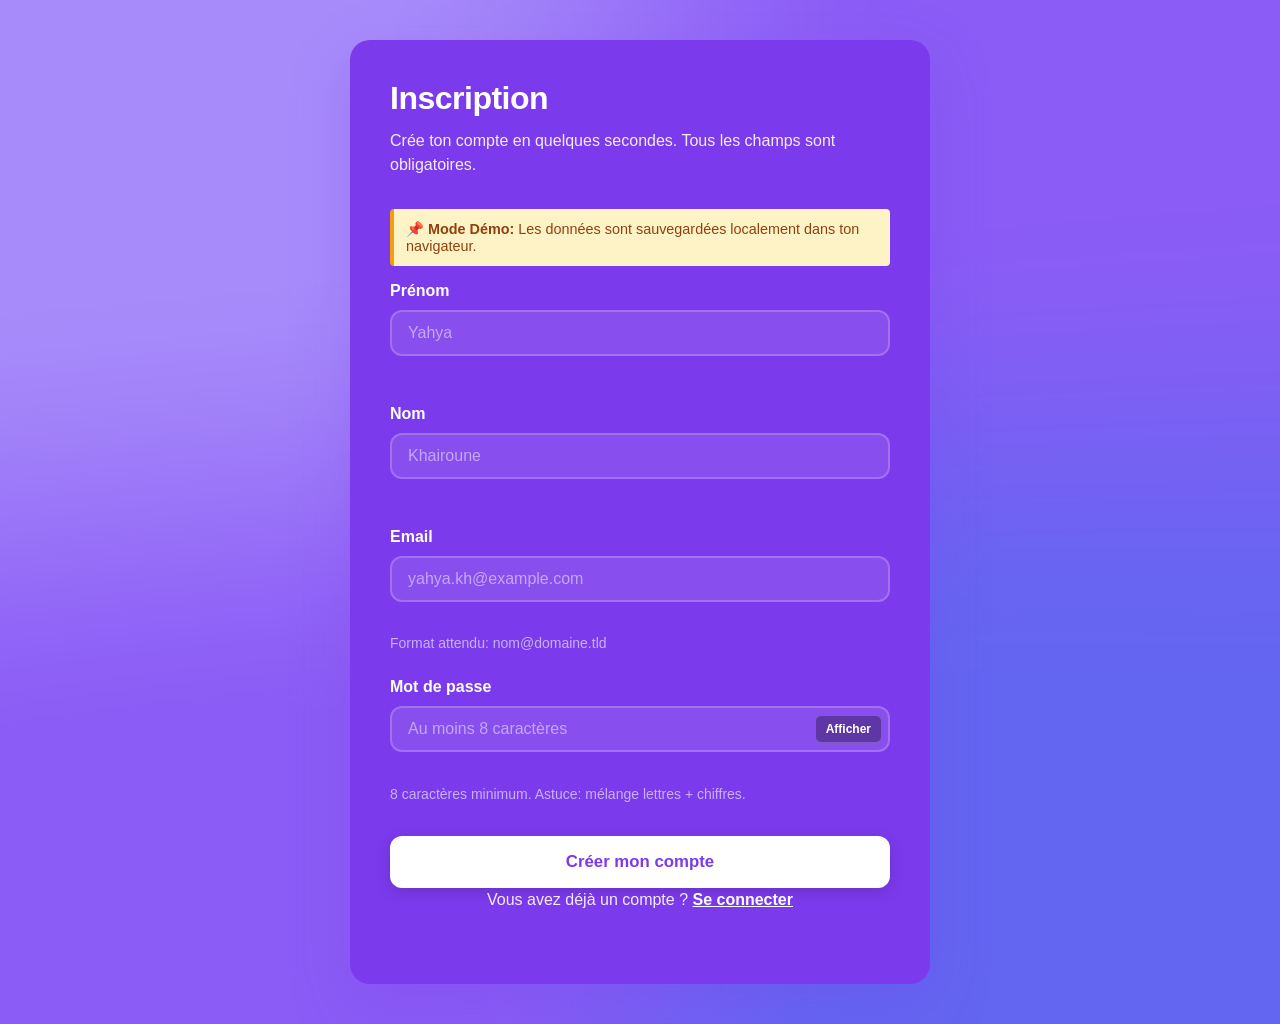
<file: signup.html>
<!DOCTYPE html>
<html lang="fr">
<head>
  <meta charset="UTF-8">
  <meta name="viewport" content="width=device-width, initial-scale=1.0">
  <title>Inscription - CoachIA</title>
  <!-- Signup-specific CSS -->
  <link rel="stylesheet" href="css/signup.css">
</head>
<body>
  <main class="signup-container">
    <div class="card" aria-labelledby="title">
      <h1 id="title">Inscription</h1>
      <p>Crée ton compte en quelques secondes. Tous les champs sont obligatoires.</p>

      <div style="padding: 12px; background: #fef3c7; border-left: 4px solid #f59e0b; border-radius: 4px; margin-bottom: 16px; font-size: 0.9rem; color: #92400e;">
        <strong>📌 Mode Démo:</strong> Les données sont sauvegardées localement dans ton navigateur.
      </div>

      <form id="signupForm" novalidate>
        <div class="field">
          <label class="label" for="firstName">Prénom</label>
          <div class="input-wrap">
            <input id="firstName" name="firstName" type="text" placeholder="Yahya" autocomplete="given-name" required />
          </div>
          <div class="error" id="firstNameError"></div>
        </div>

        <div class="field">
          <label class="label" for="lastName">Nom</label>
          <div class="input-wrap">
            <input id="lastName" name="lastName" type="text" placeholder="Khairoune" autocomplete="family-name" required />
          </div>
          <div class="error" id="lastNameError"></div>
        </div>

        <div class="field">
          <label class="label" for="email">Email</label>
          <div class="input-wrap">
            <input id="email" name="email" type="email" placeholder="yahya.kh@example.com" autocomplete="email" required />
          </div>
          <div class="error" id="emailError"></div>
          <p class="hint">Format attendu: nom@domaine.tld</p>
        </div>

        <div class="field">
          <label class="label" for="password">Mot de passe</label>
          <div class="input-wrap">
            <input id="password" name="password" type="password" placeholder="Au moins 8 caractères" autocomplete="new-password" minlength="8" required />
            <button type="button" class="toggle-btn" id="togglePassword" aria-controls="password" aria-label="Afficher ou masquer le mot de passe">Afficher</button>
          </div>
          <div class="error" id="passwordError"></div>
          <p class="hint">8 caractères minimum. Astuce: mélange lettres + chiffres.</p>
        </div>

        <div class="actions">
          <button type="submit" id="submitBtn">Créer mon compte</button>
        </div>

        <div class="message" id="successMessage" role="status" aria-live="polite"></div>
      </form>

      <p class="login-link">Vous avez déjà un compte ? <a href="login.html">Se connecter</a></p>
    </div>
  </main>

  <!-- JavaScript -->
  <script src="js/signup.js"></script>
</body>
</html>
</file>
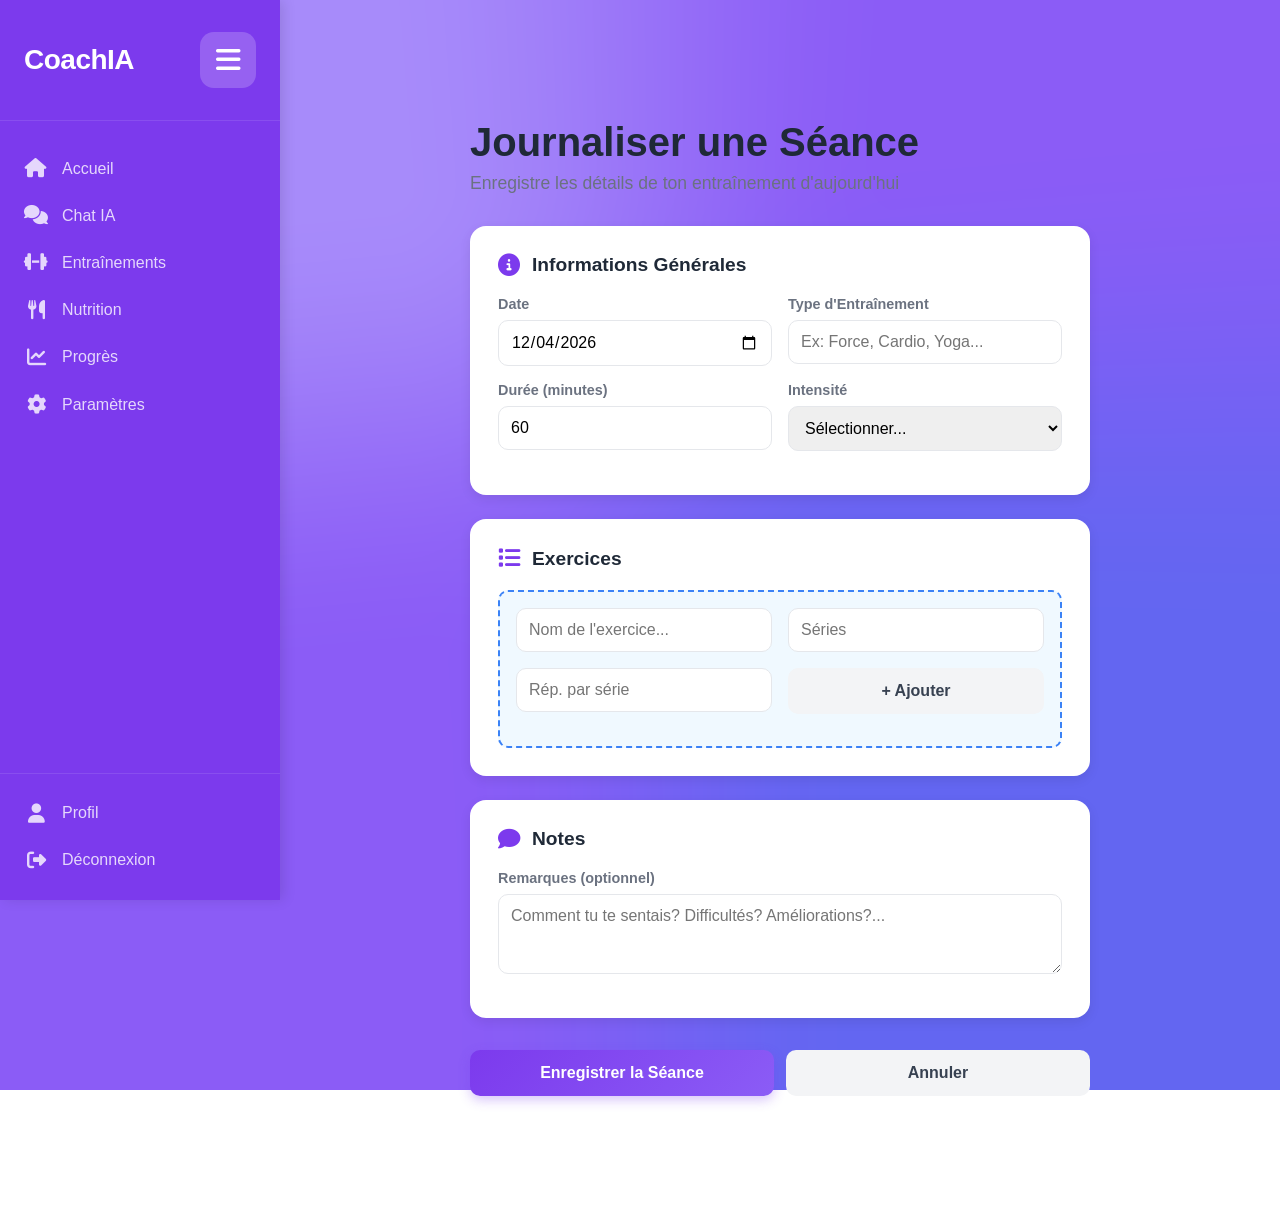
<file: workout-log.html>
<!DOCTYPE html>
<html lang="fr">
<head>
  <meta charset="UTF-8">
  <meta name="viewport" content="width=device-width, initial-scale=1.0">
  <title>Journaliser un Entraînement - CoachIA</title>
  <link rel="stylesheet" href="css/accueil.css">
  <link rel="stylesheet" href="css/workout-log.css">
  <link rel="stylesheet" href="https://cdnjs.cloudflare.com/ajax/libs/font-awesome/6.5.0/css/all.min.css">
</head>
<body>
  <aside class="sidebar" id="sidebar">
    <div class="sidebar-header">
      <div class="logo"><a href="index.html">CoachIA</a></div>
      <button class="toggle-sidebar-btn" id="toggleSidebar">
        <i class="fas fa-bars"></i>
      </button>
    </div>
    
    <nav class="sidebar-nav">
      <a href="accueil.html" class="nav-item">
        <i class="fas fa-home icon"></i>
        <span>Accueil</span>
      </a>
      <a href="chat.html" class="nav-item">
        <i class="fas fa-comments icon"></i>
        <span>Chat IA</span>
      </a>
      <a href="workouts.html" class="nav-item">
        <i class="fas fa-dumbbell icon"></i>
        <span>Entraînements</span>
      </a>
      <a href="nutrition.html" class="nav-item">
        <i class="fas fa-utensils icon"></i>
        <span>Nutrition</span>
      </a>
      <a href="progress.html" class="nav-item">
        <i class="fas fa-chart-line icon"></i>
        <span>Progrès</span>
      </a>
      <a href="settings.html" class="nav-item">
        <i class="fas fa-cog icon"></i>
        <span>Paramètres</span>
      </a>
    </nav>
    
    <div class="sidebar-footer">
      <a href="profile.html" class="nav-item">
        <i class="fas fa-user icon"></i>
        <span>Profil</span>
      </a>
      <a href="index.html" class="nav-item">
        <i class="fas fa-sign-out-alt icon"></i>
        <span>Déconnexion</span>
      </a>
    </div>
  </aside>

  <main class="main-content">
    <button class="toggle-sidebar-btn-fixed" id="toggleSidebarFixed">
      <i class="fas fa-bars"></i>
    </button>

    <div class="workout-log-container">
      <div class="welcome-section">
        <h1>Journaliser une Séance</h1>
        <p class="subtitle">Enregistre les détails de ton entraînement d'aujourd'hui</p>
      </div>

      <div class="success-message" id="successMessage">✓ Séance enregistrée avec succès!</div>

      <form id="workoutForm" novalidate>
        <!-- Basic Info -->
        <div class="form-card">
          <h3><i class="fas fa-info-circle"></i> Informations Générales</h3>
          <div class="form-row">
            <div class="input-group">
              <label for="workoutDate">Date</label>
              <input type="date" id="workoutDate" name="workoutDate" required>
            </div>
            <div class="input-group">
              <label for="workoutName">Type d'Entraînement</label>
              <input type="text" id="workoutName" name="workoutName" placeholder="Ex: Force, Cardio, Yoga..." required>
            </div>
          </div>
          <div class="form-row">
            <div class="input-group">
              <label for="duration">Durée (minutes)</label>
              <input type="number" id="duration" name="duration" min="5" max="300" value="60" required>
            </div>
            <div class="input-group">
              <label for="intensity">Intensité</label>
              <select id="intensity" name="intensity" required>
                <option value="">Sélectionner...</option>
                <option value="low">Basse</option>
                <option value="medium">Moyenne</option>
                <option value="high">Haute</option>
                <option value="very-high">Très Haute</option>
              </select>
            </div>
          </div>
        </div>

        <!-- Exercises -->
        <div class="form-card">
          <h3><i class="fas fa-list"></i> Exercices</h3>
          <div id="exercisesList"></div>
          
          <div class="add-exercise-group">
            <div class="form-row">
              <div class="input-group">
                <input type="text" id="exerciseName" placeholder="Nom de l'exercice...">
              </div>
              <div class="input-group">
                <input type="number" id="exerciseSets" placeholder="Séries" min="1" max="10">
              </div>
              <div class="input-group">
                <input type="number" id="exerciseReps" placeholder="Rép. par série" min="1" max="100">
              </div>
              <button type="button" class="btn-add" onclick="addExercise()">+ Ajouter</button>
            </div>
          </div>
        </div>

        <!-- Notes -->
        <div class="form-card">
          <h3><i class="fas fa-comment"></i> Notes</h3>
          <div class="form-row">
            <div class="input-group" style="grid-column: 1 / -1;">
              <label for="notes">Remarques (optionnel)</label>
              <textarea id="notes" name="notes" placeholder="Comment tu te sentais? Difficultés? Améliorations?..."></textarea>
            </div>
          </div>
        </div>

        <div class="button-group">
          <button type="submit">Enregistrer la Séance</button>
          <button type="button" onclick="window.location.href='accueil.html'">Annuler</button>
        </div>
      </form>
    </div>
  </main>

  <script src="js/accueil.js"></script>
  <script src="js/user-data.js"></script>
  <script src="js/workout-log.js"></script>
</body>
</html>
</file>
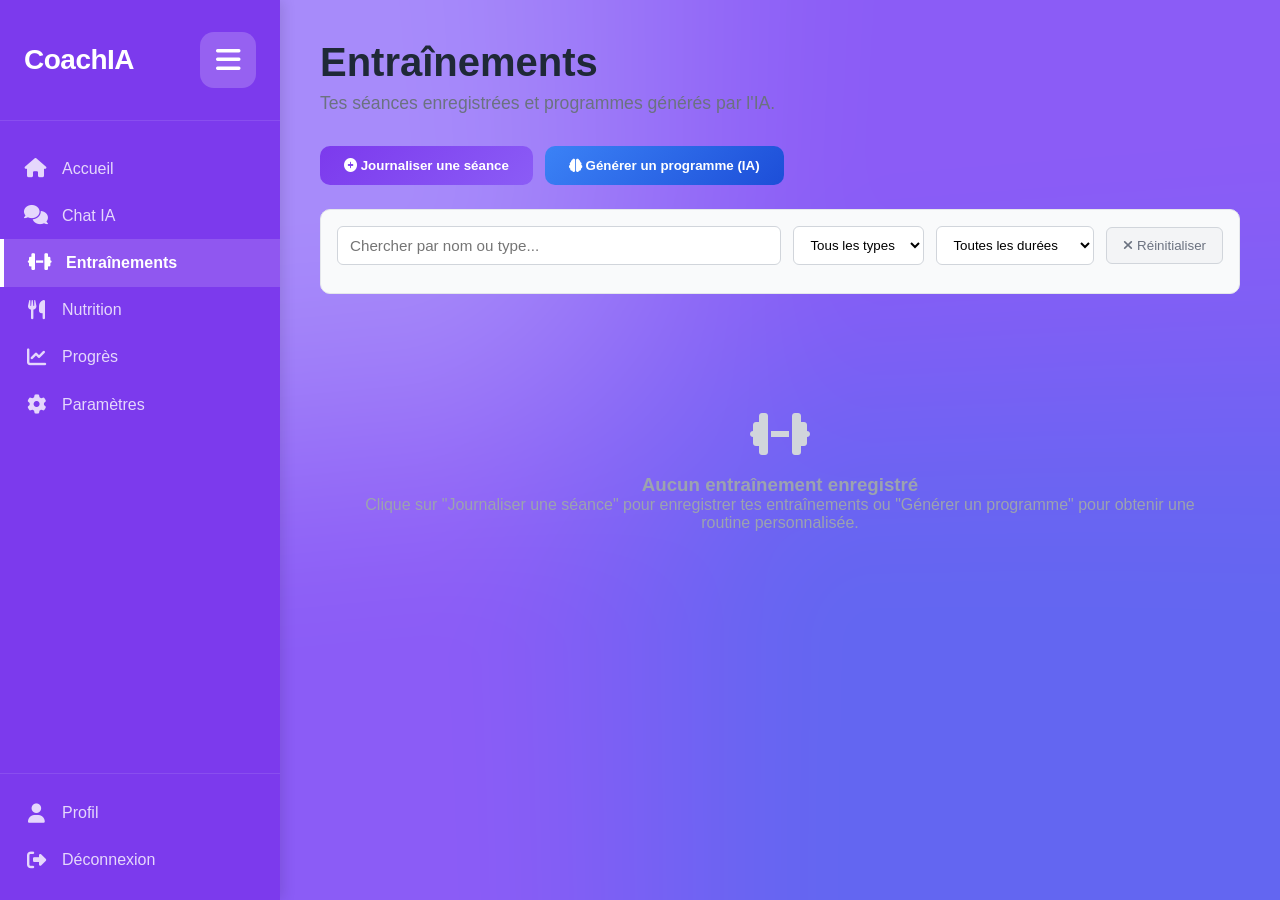
<file: workouts.html>
<!DOCTYPE html>
<html lang="fr">
<head>
  <meta charset="UTF-8">
  <meta name="viewport" content="width=device-width, initial-scale=1.0">
  <title>Entraînements - CoachIA</title>
  <link rel="stylesheet" href="css/accueil.css">
  <link rel="stylesheet" href="css/workouts.css">
  <link rel="stylesheet" href="https://cdnjs.cloudflare.com/ajax/libs/font-awesome/6.5.0/css/all.min.css">
  <script src="js/exercise-db.js"></script>
  <script src="js/user-data.js"></script>
</head>
<body>
  
  <!-- Mobile Overlay -->
  <div class="sidebar-overlay" id="sidebarOverlay"></div>
  
  <!-- Sidebar -->
  <aside class="sidebar" id="sidebar">
    <div class="sidebar-header">
      <div class="logo"><a href="index.html">CoachIA</a></div>
      <button class="toggle-sidebar-btn" id="toggleSidebar">
        <i class="fas fa-bars"></i>
      </button>
    </div>
    
    <nav class="sidebar-nav">
      <a href="accueil.html" class="nav-item">
        <i class="fas fa-home icon"></i>
        <span>Accueil</span>
      </a>
      <a href="chat.html" class="nav-item">
        <i class="fas fa-comments icon"></i>
        <span>Chat IA</span>
      </a>
      <a href="workouts.html" class="nav-item active">
        <i class="fas fa-dumbbell icon"></i>
        <span>Entraînements</span>
      </a>
      <a href="nutrition.html" class="nav-item">
        <i class="fas fa-utensils icon"></i>
        <span>Nutrition</span>
      </a>
      <a href="progress.html" class="nav-item">
        <i class="fas fa-chart-line icon"></i>
        <span>Progrès</span>
      </a>
      <a href="settings.html" class="nav-item">
        <i class="fas fa-cog icon"></i>
        <span>Paramètres</span>
      </a>
    </nav>
    
    <div class="sidebar-footer">
      <a href="profile.html" class="nav-item">
        <i class="fas fa-user icon"></i>
        <span>Profil</span>
      </a>
      <a href="index.html" class="nav-item">
        <i class="fas fa-sign-out-alt icon"></i>
        <span>Déconnexion</span>
      </a>
    </div>
  </aside>
  
  <!-- Main content -->
  <main class="main-content">
    <button class="toggle-sidebar-btn-fixed" id="toggleSidebarFixed">
      <i class="fas fa-bars"></i>
    </button>
    
    <div class="welcome-section">
      <h1>Entraînements</h1>
      <p class="subtitle">Tes séances enregistrées et programmes générés par l'IA.</p>
    </div>

    <div id="firstTimeWelcome" style="padding: 20px; background: linear-gradient(135deg, #7C3AED 0%, #a78bfa 100%); color: white; border-radius: 12px; margin-bottom: 24px; display: none;">
      <h3 style="margin: 0 0 12px 0;"><i class="fas fa-sparkles"></i> Bienvenue!</h3>
      <p style="margin: 0 0 16px 0;">Crée ton premier programme d'entraînement personnalisé en cliquant ci-dessous. L'IA l'adaptera à ton profil, tes objectifs et ta disponibilité.</p>
      <button onclick="generateAIWorkout()" style="padding: 12px 24px; background: white; color: #7C3AED; border: none; border-radius: 8px; font-weight: 600; cursor: pointer; transition: all 200ms;">
        <i class="fas fa-brain"></i> Générer mon premier programme
      </button>
    </div>

    <div style="display: flex; gap: 12px; margin-bottom: 24px; flex-wrap: wrap;">
      <button onclick="window.location.href='workout-log.html'" style="padding: 12px 24px; background: linear-gradient(135deg, #7C3AED 0%, #8b5cf6 100%); color: white; border: none; border-radius: 10px; font-weight: 600; cursor: pointer; transition: all 200ms;">
        <i class="fas fa-plus-circle"></i> Journaliser une séance
      </button>
      <button onclick="generateAIWorkout()" style="padding: 12px 24px; background: linear-gradient(135deg, #3b82f6 0%, #1d4ed8 100%); color: white; border: none; border-radius: 10px; font-weight: 600; cursor: pointer; transition: all 200ms;">
        <i class="fas fa-brain"></i> Générer un programme (IA)
      </button>
    </div>

    <!-- Search and Filter Controls -->
    <div style="background: #f9fafb; padding: 16px; border-radius: 10px; margin-bottom: 24px; border: 1px solid #e5e7eb;">
      <div style="display: flex; gap: 12px; flex-wrap: wrap; align-items: center;">
        <!-- Search input -->
        <div style="flex: 1; min-width: 200px;">
          <input 
            type="text" 
            id="workoutSearchInput" 
            placeholder="Chercher par nom ou type..."
            style="width: 100%; padding: 10px 12px; border: 1px solid #d1d5db; border-radius: 6px; font-size: 0.95em;"
          />
        </div>

        <!-- Filter by type -->
        <select id="typeFilter" style="padding: 10px 12px; border: 1px solid #d1d5db; border-radius: 6px; background: white;">
          <option value="">Tous les types</option>
          <option value="ai-generated">IA Générés</option>
          <option value="logged">Journalisés</option>
        </select>

        <!-- Filter by duration -->
        <select id="durationFilter" style="padding: 10px 12px; border: 1px solid #d1d5db; border-radius: 6px; background: white;">
          <option value="">Toutes les durées</option>
          <option value="short">Rapide (&lt;30 min)</option>
          <option value="medium">Moyen (30-60 min)</option>
          <option value="long">Long (&gt;60 min)</option>
        </select>

        <!-- Clear filters button -->
        <button 
          id="clearFiltersBtn" 
          onclick="clearWorkoutFilters()" 
          style="padding: 10px 16px; background: #f3f4f6; border: 1px solid #d1d5db; border-radius: 6px; cursor: pointer; color: #6b7280; font-weight: 500; transition: all 200ms;"
        >
          <i class="fas fa-times"></i> Réinitialiser
        </button>
      </div>
      <p id="filterResultsInfo" style="margin: 12px 0 0 0; font-size: 0.85em; color: #6b7280;"></p>
    </div>

    <div class="workout-grid" id="workoutGrid"></div>
    
    <div id="emptyState" style="text-align: center; padding: 60px 20px; color: #9ca3af;">
      <i class="fas fa-dumbbell" style="font-size: 3rem; color: #d1d5db; margin-bottom: 16px;"></i>
      <h3>Aucun entraînement enregistré</h3>
      <p>Clique sur "Journaliser une séance" pour enregistrer tes entraînements ou "Générer un programme" pour obtenir une routine personnalisée.</p>
    </div>

    <!-- Workout detail modal -->
    <div id="workoutDetailModal" class="workout-modal" aria-modal="true" role="dialog" style="display:none;">
      <div class="workout-modal__backdrop" onclick="closeWorkoutDetail()"></div>
      <div class="workout-modal__content">
        <button class="workout-modal__close" aria-label="Fermer" onclick="closeWorkoutDetail()">✕</button>
        <div id="workoutDetailBody"></div>
      </div>
    </div>

    <!-- Delete confirmation modal -->
    <div id="deleteConfirmModal" class="workout-modal" aria-modal="true" role="dialog" style="display:none;">
      <div class="workout-modal__backdrop" onclick="closeDeleteConfirm()"></div>
      <div class="workout-modal__content" style="max-width: 400px;">
        <div style="padding: 32px 24px; text-align: center;">
          <div style="font-size: 3rem; margin-bottom: 16px;">⚠️</div>
          <h3 style="margin: 0 0 12px 0; font-size: 1.25rem; color: #1f2937;">Confirmer la suppression</h3>
          <p style="margin: 0 0 24px 0; color: #6b7280; line-height: 1.5;">
            Êtes-vous sûr de vouloir supprimer ce programme d'entraînement ? Cette action ne peut pas être annulée.
          </p>
          <div style="display: flex; gap: 12px; justify-content: center;">
            <button 
              onclick="closeDeleteConfirm()" 
              style="padding: 10px 24px; background: #f3f4f6; border: 1px solid #d1d5db; border-radius: 6px; cursor: pointer; color: #374151; font-weight: 600; transition: all 200ms;"
            >
              Annuler
            </button>
            <button 
              id="confirmDeleteBtn"
              onclick="confirmDelete()" 
              style="padding: 10px 24px; background: #ef4444; border: none; border-radius: 6px; cursor: pointer; color: white; font-weight: 600; transition: all 200ms;"
            >
              Supprimer
            </button>
          </div>
        </div>
      </div>
    </div>
  </main>

  <script src="js/accueil.js"></script>
  <script src="js/user-data.js"></script>
  <script src="js/workouts.js"></script>
</body>
</html>
</file>
<file: css/style.css>
/* Theme variables */
:root {
  /* Background / Surfaces */
  --ultra-dark: #ffffff;   /* main background - white */
  --dark-surface: #7C3AED; /* sidebar, navbar, sections - vibrant purple */
  --white-surface: #ffffff; /* main content cards - white */
  --light-gray: #f9fafb;   /* subtle backgrounds */

  /* Primary & Accent */
  --primary: #6c3fb5;      /* buttons, highlights, links - vibrant purple */
  --accent: #8b5cf6;       /* hover states, secondary buttons, icons - lighter purple */

  /* Text */
  --text-main: #1f2937;    /* headlines, body text on white */
  --text-secondary: #6b7280; /* subtext, captions on white */
  --text-light: #f3f4f6;   /* text on purple backgrounds */

  /* Feedback / Alerts */
  --success: #10b981;
  --error: #ef4444;
  --info: #3b82f6;

  /* Gradients */
  --gradient-button: linear-gradient(135deg, #6c3fb5 0%, #8b5cf6 100%);
  --gradient-background: #ffffff;
}
/* Base */
* { box-sizing: border-box; }
body {
  margin: 0;
  font-family: 'Inter', 'Segoe UI', sans-serif;
  background-image:url('../assets/images/mesh-gradient.png');
  background-size: cover;
  background-position: center;
  background-repeat: no-repeat;
  background-attachment: fixed;
  color: var(--text-main);
  scroll-behavior: smooth;
  -webkit-font-smoothing: antialiased;
}

html {
  scroll-behavior: smooth;
}




/* Navbar */
.navbar {
  display: flex;
  justify-content: space-between;
  align-items: center;
  background-color: var(--dark-surface);
  padding: 14px 28px;
  border-bottom: 1px solid rgba(139, 92, 246, 0.2);
}

.logo a {
  color: var(--text-light);
  text-decoration: none;
  font-size: 1.25rem;
  font-weight: 700;
}

.nav-links {
  list-style: none;
  display: flex;
  gap: 20px;
  padding: 0;
  margin: 0;
}

.nav-links a {
  color: rgba(255, 255, 255, 0.8);
  text-decoration: none;
  font-weight: 600;
  transition: color 0.25s ease;
}

.nav-links a:hover {
  color: var(--text-light);
}

/* Buttons (unified) */
.btn {
  background: linear-gradient(135deg, var(--primary) 0%, var(--accent) 100%);
  color: var(--text-light);
  padding: 10px 18px;
  border-radius: 8px;
  text-decoration: none;
  font-weight: 700;
  border: none;
  cursor: pointer;
  display: inline-block;
  transition: transform 0.2s ease, box-shadow 0.25s ease, filter 0.25s ease;
  box-shadow: 0 8px 20px rgba(108, 63, 181, 0.3);
}

.btn:hover {
  transform: translateY(-2px);
  box-shadow: 0 12px 28px rgba(108, 63, 181, 0.4);
  filter: brightness(1.05);
}

.btn:active {
  transform: translateY(0) scale(0.98);
  box-shadow: 0 6px 16px rgba(108, 63, 181, 0.35);
}

.btn-secondary {
  background: transparent;
  color: var(--text-light);
  border: 2px solid var(--text-light);
  box-shadow: none;
}

.btn-secondary:hover {
  color: var(--primary);
  background: var(--text-light);
  border-color: var(--text-light);
}

/* Main wrapper */
main {
  padding: 40px 0;
  
  
}

/* Hero (centered card on dark surface) */
.hero {
  display: flex;
  justify-content: space-between;
  align-items: center;
  background-color: var(--dark-surface);
  padding: 80px;              /* more breathing room */
  margin: 60px auto;
  max-width: 1400px;          /* wider container */
  min-height: 600px;          /* taller hero section */
  border-radius: 16px;
  border: 1px solid rgba(139, 92, 246, 0.3);
  box-shadow: 0 12px 36px rgba(45, 27, 78, 0.4);
  animation: fadeInUp 0.8s ease-out;
}

@keyframes fadeInUp {
  from {
    opacity: 0;
    transform: translateY(20px);
  }
  to {
    opacity: 1;
    transform: translateY(0);
  }
}

.hero-left,
.hero-right {
  flex: 1; /* each side takes half */
}

.hero-left {
  padding-right: 40px;
}

.hero-left h1 {
  font-size: 2.4rem;          /* slightly bigger headline */
  line-height: 1.3;
  margin-bottom: 20px;
  color: var(--text-light);
  animation: slideInLeft 0.8s ease-out;
}

.hero-left p {
  font-size: 1.1rem;          /* slightly bigger paragraph */
  line-height: 1.6;
  margin-bottom: 28px;
  color: rgba(255, 255, 255, 0.85);
  animation: slideInLeft 0.8s ease-out 0.1s backwards;
}

.hero-buttons {
  display: flex;
  gap: 14px;
  animation: slideInLeft 0.8s ease-out 0.2s backwards;
}

@keyframes slideInLeft {
  from {
    opacity: 0;
    transform: translateX(-30px);
  }
  to {
    opacity: 1;
    transform: translateX(0);
  }
}

.hero-right img {
  width: 100%;                /* fills its half */
  height: 100%;               /* stretches vertically */
  max-height: 500px;          /* controls max size */
  object-fit: cover;          /* crops nicely if needed */
  border-radius: 14px;
  border: 1px solid rgba(139, 92, 246, 0.3);
  box-shadow: 0 14px 28px rgba(0, 0, 0, 0.3);
  animation: slideInRight 0.8s ease-out;
  transition: transform 0.3s ease;
}

.hero-right img:hover {
  transform: scale(1.02);
}

@keyframes slideInRight {
  from {
    opacity: 0;
    transform: translateX(30px);
  }
  to {
    opacity: 1;
    transform: translateX(0);
  }
}

/* Features section */
.features {
  background-color: var(--dark-surface);
  color: var(--text-light);
  padding: 60px 40px;
  margin: 40px auto;
  max-width: 1200px;
  border-radius: 16px;
  border: 1px solid rgba(139, 92, 246, 0.3);
  box-shadow: 0 10px 28px rgba(45, 27, 78, 0.4);
  text-align: center;
  scroll-behavior: smooth;
  animation: fadeInUp 0.8s ease-out 0.3s backwards;
}

.features h2 {
  font-size: 2rem;
  margin-bottom: 40px;
  color: var(--text-light);
  animation: fadeIn 0.8s ease-out;
}

.features-grid {
  display: grid;
  grid-template-columns: repeat(auto-fit, minmax(260px, 1fr));
  gap: 30px;
  justify-content: center;
}

.feature {
  background-color: rgba(58, 38, 87, 0.6);
  border: 1px solid rgba(139, 92, 246, 0.3);
  border-radius: 12px;
  padding: 24px;
  transition: transform 0.25s ease, box-shadow 0.25s ease, border-color 0.25s ease;
  animation: fadeInUp 0.6s ease-out backwards;
}

.feature:nth-child(1) { animation-delay: 0.1s; }
.feature:nth-child(2) { animation-delay: 0.2s; }
.feature:nth-child(3) { animation-delay: 0.3s; }
.feature:nth-child(4) { animation-delay: 0.4s; }
.feature:nth-child(5) { animation-delay: 0.5s; }
.feature:nth-child(6) { animation-delay: 0.6s; }

.feature:hover {
  transform: translateY(-6px);
  box-shadow: 0 14px 32px rgba(139, 92, 246, 0.35);
  border-color: var(--accent);
}

.feature i {
  font-size: 2.2rem;
  color: var(--accent);
  margin-bottom: 16px;
  transition: transform 0.3s ease;
}

.feature:hover i {
  transform: scale(1.1);
}

.feature h3 {
  font-size: 1.2rem;
  margin-bottom: 10px;
  color: var(--text-light);
}

.feature p {
  font-size: 0.95rem;
  color: rgba(255, 255, 255, 0.75);
}

/* Footer */
.footer {
  display: flex;
  justify-content: space-between;
  gap: 40px;
  flex-wrap: wrap;
  background-color: var(--dark-surface);
  color: rgba(255, 255, 255, 0.7);
  padding: 36px 48px;
  border-top: 1px solid rgba(139, 92, 246, 0.25);
}

.footer-left {
  max-width: 420px;
}

.footer-logo {
  font-size: 1.25rem;
  font-weight: 700;
  color: var(--text-light);
  margin-bottom: 12px;
}

.footer-left p {
  margin: 6px 0;
}

.social-icons a img {
  width: 22px;
  margin-right: 10px;
  vertical-align: middle;
  filter: drop-shadow(0 2px 4px rgba(0, 0, 0, 0.4));
}

.footer-right {
  display: flex;
  gap: 36px;
}

.footer-column {
  display: flex;
  flex-direction: column;
}

.footer-column a {
  color: rgba(255, 255, 255, 0.7);
  text-decoration: none;
  margin-bottom: 8px;
  transition: color 0.2s ease;
}

.footer-column a:hover {
  color: var(--text-light);
}
.apropos {
background-color: var(--dark-surface);
  color: var(--text-light);
  padding: 60px 40px;
  margin: 40px auto;
  max-width: 1200px;
  border-radius: 16px;
  border: 1px solid rgba(139, 92, 246, 0.3);
  box-shadow: 0 10px 28px rgba(45, 27, 78, 0.4);
  text-align: center;
  scroll-behavior: smooth;
}

/* Utility: alerts demo (if needed later) */
.alert-success { color: var(--success); }
.alert-error   { color: var(--error); }
.alert-info    { color: var(--info); }

@keyframes fadeIn {
  from {
    opacity: 0;
  }
  to {
    opacity: 1;
  }
}

/* Responsive tweaks */
@media (max-width: 900px) {
  .hero {
    flex-direction: column;
    text-align: center;
    padding: 50px 30px;
    min-height: auto;
  }
  
  .hero-left {
    max-width: 100%;
    padding-right: 0;
  }

  .hero-left h1 {
    font-size: 2rem;
  }

  .hero-left p {
    font-size: 1rem;
  }

  .hero-buttons {
    justify-content: center;
    flex-wrap: wrap;
  }

  .hero-right img {
    max-width: 100%;
    margin-top: 30px;
  }

  .features {
    padding: 40px 20px;
    margin: 30px auto;
  }

  .features h2 {
    font-size: 1.5rem;
  }

  .feature {
    padding: 20px;
  }

  .footer {
    flex-direction: column;
    gap: 20px;
    padding: 24px;
  }

  .footer-right {
    flex-direction: column;
    gap: 16px;
  }
}

@media (max-width: 600px) {
  .navbar {
    flex-direction: column;
    gap: 16px;
    padding: 16px;
  }

  .nav-links {
    gap: 12px;
  }

  .hero {
    padding: 40px 20px;
  }

  .hero-left h1 {
    font-size: 1.6rem;
  }

  .hero-left p {
    font-size: 0.95rem;
  }

  .btn {
    padding: 8px 16px;
    font-size: 0.9rem;
  }

  .features-grid {
    grid-template-columns: 1fr;
  }

  .apropos {
    padding: 40px 20px;
  }
}
</file>
<file: css/accueil.css>
/* Accueil Page Styles */

:root {
  --z-base: 1;
  --z-overlay: 999;
  --z-sidebar: 1000;
  --z-modal: 1001;
  --z-tooltip: 1002;
}

* {
  margin: 0;
  padding: 0;
  box-sizing: border-box;
}

body {
  font-family: 'Inter', 'Segoe UI', sans-serif;
  background-image: url('../assets/images/mesh-gradient.png');
  background-size: cover;
  background-position: center;
  background-repeat: no-repeat;
  background-attachment: fixed;
  display: flex;
  min-height: 100vh;
}

/* Mobile Overlay */
.sidebar-overlay {
  display: none;
  position: fixed;
  top: 0;
  left: 0;
  width: 100%;
  height: 100%;
  background: rgba(0, 0, 0, 0.5);
  z-index: var(--z-overlay);
  opacity: 0;
  transition: opacity 300ms ease;
}

.sidebar-overlay.show {
  display: block;
  opacity: 1;
}

/* Sidebar */
.sidebar {
  width: 280px;
  background: #7C3AED;
  display: flex;
  flex-direction: column;
  box-shadow: 4px 0 12px rgba(0, 0, 0, 0.1);
  position: fixed;
  height: 100vh;
  left: 0;
  top: 0;
  transition: transform 300ms ease;
  z-index: var(--z-sidebar);
}

.sidebar.collapsed {
  transform: translateX(-280px);
}

.sidebar-header {
  padding: 32px 24px;
  border-bottom: 1px solid rgba(255, 255, 255, 0.1);
  display: flex;
  align-items: center;
  justify-content: space-between;
}

.logo {
  color: #ffffff;
  font-size: 1.75rem;
  font-weight: 800;
  margin: 0;
  letter-spacing: -0.5px;
}

.logo a {
  color: #ffffff;
  text-decoration: none;
}

/* Toggle Button */
.toggle-sidebar-btn {
  width: 56px;
  height: 56px;
  background: rgba(255, 255, 255, 0.2);
  border: none;
  border-radius: 14px;
  display: flex;
  align-items: center;
  justify-content: center;
  cursor: pointer;
  transition: all 200ms ease;
}

.toggle-sidebar-btn:hover {
  background: rgba(255, 255, 255, 0.3);
}

.toggle-sidebar-btn i {
  font-size: 1.75rem;
  color: #ffffff;
}

/* Fixed Toggle Button (appears when sidebar is closed) */
.toggle-sidebar-btn-fixed {
  position: fixed;
  top: 20px;
  left: 20px;
  width: 44px;
  height: 44px;
  background: #7C3AED;
  border: none;
  border-radius: 12px;
  display: none;
  align-items: center;
  justify-content: center;
  cursor: pointer;
  z-index: 999;
  transition: all 200ms ease;
  box-shadow: 0 4px 12px rgba(124, 58, 237, 0.3);
}

.toggle-sidebar-btn-fixed:hover {
  transform: scale(1.05);
  box-shadow: 0 6px 16px rgba(124, 58, 237, 0.4);
}

.toggle-sidebar-btn-fixed i {
  font-size: 1.2rem;
  color: #ffffff;
}

.sidebar.collapsed ~ .main-content .toggle-sidebar-btn-fixed {
  display: flex;
}

.sidebar-nav {
  flex: 1;
  padding: 24px 0;
  overflow-y: auto;
}

.nav-item {
  display: flex;
  align-items: center;
  gap: 14px;
  padding: 14px 24px;
  color: rgba(255, 255, 255, 0.8);
  text-decoration: none;
  transition: all 200ms ease;
  font-weight: 500;
  font-size: 1rem;
}

.nav-item:hover {
  background: rgba(255, 255, 255, 0.1);
  color: #ffffff;
}

.nav-item.active {
  background: rgba(255, 255, 255, 0.15);
  color: #ffffff;
  font-weight: 600;
  border-left: 4px solid #ffffff;
}

.nav-item .icon {
  font-size: 1.2rem;
  width: 24px;
  text-align: center;
}

.sidebar-footer {
  padding: 16px 0;
  border-top: 1px solid rgba(255, 255, 255, 0.1);
}

/* Main Content */
.main-content {
  margin-left: 280px;
  flex: 1;
  padding: 40px;
  overflow-y: auto;
  transition: margin-left 300ms ease;
}

.main-content.expanded {
  margin-left: 0;
}

.welcome-section {
  margin-bottom: 32px;
  transition: padding-left 300ms ease;
}

.main-content.expanded .welcome-section {
  padding-left: 60px;
}

.welcome-section h1 {
  font-size: 2.5rem;
  color: #1f2937;
  margin-bottom: 8px;
  font-weight: 800;
}

.subtitle {
  font-size: 1.1rem;
  color: #6b7280;
}

/* Stats Grid */
.stats-grid {
  display: grid;
  grid-template-columns: repeat(auto-fit, minmax(240px, 1fr));
  gap: 20px;
  margin-bottom: 32px;
}

.stat-card {
  background: #ffffff;
  padding: 24px;
  border-radius: 16px;
  display: flex;
  align-items: center;
  gap: 16px;
  box-shadow: 0 4px 12px rgba(0, 0, 0, 0.08);
  transition: transform 200ms ease, box-shadow 200ms ease;
}

.stat-card:hover {
  transform: translateY(-4px);
  box-shadow: 0 8px 20px rgba(124, 58, 237, 0.15);
}

.stat-icon {
  font-size: 2rem;
  color: #7C3AED;
}

.stat-info h3 {
  font-size: 1.75rem;
  color: #1f2937;
  margin-bottom: 4px;
  font-weight: 700;
}

.stat-info p {
  font-size: 0.9rem;
  color: #6b7280;
}
.stat-progress {
margin-top: 12px;
height: 10px;
background: #e5e7eb;
border-radius: 999px;
overflow: hidden;
}

.stat-progress-fill {
width: 0%;
height: 100%;
background: linear-gradient(90deg, #7C3AED 0%, #8b5cf6 100%);
border-radius: 999px;
transition: width 800ms cubic-bezier(.2,.9,.2,1);
box-shadow: 0 4px 12px rgba(124,58,237,0.12) inset;
}

/* Section Card */
.section-card {
  background: #ffffff;
  padding: 28px;
  border-radius: 16px;
  margin-bottom: 24px;
  box-shadow: 0 4px 12px rgba(0, 0, 0, 0.08);
}

.section-card h2 {
  font-size: 1.5rem;
  color: #1f2937;
  margin-bottom: 20px;
  font-weight: 700;
}

/* Workout Preview */
.workout-preview {
  display: flex;
  justify-content: space-between;
  align-items: center;
  padding: 20px;
  background: #f9fafb;
  border-radius: 12px;
}

.workout-info h3 {
  font-size: 1.2rem;
  color: #1f2937;
  margin-bottom: 8px;
}

.workout-info p {
  color: #6b7280;
  font-size: 0.95rem;
}

.btn-primary {
  padding: 12px 28px;
  background: linear-gradient(135deg, #7C3AED 0%, #8b5cf6 100%);
  color: #ffffff;
  border: none;
  border-radius: 10px;
  font-weight: 700;
  font-size: 1rem;
  cursor: pointer;
  transition: all 200ms ease;
  box-shadow: 0 4px 12px rgba(124, 58, 237, 0.3);
}

.btn-primary:hover {
  transform: translateY(-2px);
  box-shadow: 0 6px 16px rgba(124, 58, 237, 0.4);
}

/* Nutrition Bars */
.nutrition-bars {
  display: flex;
  flex-direction: column;
  gap: 20px;
}

.nutrition-item {
  display: flex;
  flex-direction: column;
  gap: 8px;
}

.nutrition-label {
  display: flex;
  justify-content: space-between;
  font-size: 0.95rem;
  color: #1f2937;
  font-weight: 600;
}

.nutrition-value {
  color: #6b7280;
  font-weight: 500;
}

.progress-bar {
  height: 12px;
  background: #e5e7eb;
  border-radius: 8px;
  overflow: hidden;
}

.progress-fill {
  height: 100%;
  background: linear-gradient(90deg, #7C3AED, #8b5cf6);
  border-radius: 8px;
  transition: width 300ms ease;
}

/* Quick Actions */
.quick-actions {
  display: grid;
  grid-template-columns: repeat(auto-fit, minmax(200px, 1fr));
  gap: 16px;
  margin-top: 32px;
}

.action-btn {
  display: flex;
  align-items: center;
  justify-content: center;
  gap: 10px;
  padding: 16px 20px;
  background: #ffffff;
  color: #7C3AED;
  border: 2px solid #7C3AED;
  border-radius: 12px;
  font-weight: 600;
  font-size: 1rem;
  cursor: pointer;
  transition: all 200ms ease;
}

.action-btn:hover {
  background: #7C3AED;
  color: #ffffff;
  transform: translateY(-2px);
  box-shadow: 0 6px 16px rgba(124, 58, 237, 0.3);
}

.action-btn i {
  font-size: 1.2rem;
}

/* Responsive */
@media (max-width: 768px) {
  .sidebar {
    transform: translateX(-280px);
    z-index: 1001;
  }
  
  .sidebar.show {
    transform: translateX(0);
  }
  
  .main-content {
    margin-left: 0;
    padding: 80px 24px 24px;
  }
  
  .toggle-sidebar-btn-fixed {
    display: flex;
  }
  
  .welcome-section h1 {
    font-size: 2rem;
  }
  
  .stats-grid {
    grid-template-columns: repeat(auto-fit, minmax(140px, 1fr));
  }
  
  .quick-actions {
    grid-template-columns: 1fr;
  }
}

@media (max-width: 480px) {
  .main-content {
    padding: 70px 16px 16px;
  }
  
  .welcome-section h1 {
    font-size: 1.75rem;
  }
  
  .welcome-section p {
    font-size: 1rem;
  }
  
  .stats-grid {
    grid-template-columns: 1fr;
    gap: 12px;
  }
  
  .stat-card {
    padding: 16px;
  }
  
  .stat-value {
    font-size: 1.75rem;
  }
  
  .quick-actions {
    gap: 12px;
  }
  
  .action-btn {
    padding: 14px 16px;
    font-size: 0.95rem;
  }
}
</file>
<file: css/chat.css>
/* Chat page styles */

:root {
  --z-base: 1;
  --z-overlay: 999;
  --z-sidebar: 1000;
  --z-modal: 1001;
  --z-tooltip: 1002;
}

* {
  margin: 0;
  padding: 0;
  box-sizing: border-box;
}

body {
  font-family: 'Inter', 'Segoe UI', sans-serif;
  background-image: url('../assets/images/mesh-gradient.png');
  background-size: cover;
  background-position: center;
  background-repeat: no-repeat;
  background-attachment: fixed;
  display: flex;
  min-height: 100vh;
}

/* Mobile Overlay */
.sidebar-overlay {
  display: none;
  position: fixed;
  top: 0;
  left: 0;
  width: 100%;
  height: 100%;
  background: rgba(0, 0, 0, 0.5);
  z-index: var(--z-overlay);
  opacity: 0;
  transition: opacity 300ms ease;
}

.sidebar-overlay.show {
  display: block;
  opacity: 1;
}

/* Sidebar */
.sidebar {
  width: 280px;
  background: #7C3AED;
  display: flex;
  flex-direction: column;
  box-shadow: 4px 0 12px rgba(0, 0, 0, 0.1);
  position: fixed;
  height: 100vh;
  left: 0;
  top: 0;
  transition: transform 300ms ease;
  z-index: var(--z-sidebar);
}

.sidebar.collapsed {
  transform: translateX(-280px);
}

.sidebar-header {
  padding: 32px 24px;
  border-bottom: 1px solid rgba(255, 255, 255, 0.1);
  display: flex;
  align-items: center;
  justify-content: space-between;
}

.logo {
  color: #ffffff;
  font-size: 1.75rem;
  font-weight: 800;
  margin: 0;
  letter-spacing: -0.5px;
}

.logo a {
  color: #ffffff;
  text-decoration: none;
}

/* Toggle Button */
.toggle-sidebar-btn {
  width: 40px;
  height: 40px;
  background: rgba(255, 255, 255, 0.15);
  border: none;
  border-radius: 10px;
  display: flex;
  align-items: center;
  justify-content: center;
  cursor: pointer;
  transition: all 200ms ease;
}

.toggle-sidebar-btn:hover {
  background: rgba(255, 255, 255, 0.25);
  transform: scale(1.05);
}

.toggle-sidebar-btn i {
  font-size: 1.2rem;
  color: #ffffff;
}

/* Fixed Toggle Button (appears when sidebar is closed) */
.toggle-sidebar-btn-fixed {
  position: fixed;
  top: 20px;
  left: 20px;
  width: 44px;
  height: 44px;
  background: #7C3AED;
  border: none;
  border-radius: 12px;
  display: none;
  align-items: center;
  justify-content: center;
  cursor: pointer;
  z-index: 999;
  transition: all 200ms ease;
  box-shadow: 0 4px 12px rgba(124, 58, 237, 0.3);
}

.toggle-sidebar-btn-fixed:hover {
  transform: scale(1.05);
  box-shadow: 0 6px 16px rgba(124, 58, 237, 0.4);
}

.toggle-sidebar-btn-fixed i {
  font-size: 1.2rem;
  color: #ffffff;
}

.sidebar.collapsed ~ .main-content .toggle-sidebar-btn-fixed {
  display: flex;
}

.sidebar-nav {
  flex: 1;
  padding: 24px 0;
  overflow-y: auto;
}

.nav-item {
  display: flex;
  align-items: center;
  gap: 14px;
  padding: 14px 24px;
  color: rgba(255, 255, 255, 0.8);
  text-decoration: none;
  transition: all 200ms ease;
  font-weight: 500;
  font-size: 1rem;
}

.nav-item:hover {
  background: rgba(255, 255, 255, 0.1);
  color: #ffffff;
}

.nav-item.active {
  background: rgba(255, 255, 255, 0.15);
  color: #ffffff;
  font-weight: 600;
  border-left: 4px solid #ffffff;
}

.nav-item .icon {
  font-size: 1.2rem;
  width: 24px;
  text-align: center;
}

.sidebar-footer {
  padding: 16px 0;
  border-top: 1px solid rgba(255, 255, 255, 0.1);
}

/* Main Content */
.main-content {
  margin-left: 280px;
  flex: 1;
  padding: 40px;
  min-height: 100vh;
  display: flex;
  flex-direction: column;
  transition: margin-left 300ms ease;
}

.main-content.expanded {
  margin-left: 0;
}

.sidebar.collapsed ~ .main-content {
  margin-left: 0;
}

/* Chat Container */
.chat-container {
  background: #ffffff;
  padding: 28px;
  border-radius: 16px;
  display: flex;
  flex-direction: column;
  flex: 1;
  height: calc(100vh - 200px);
  gap: 12px;
  box-shadow: 0 4px 12px rgba(0, 0, 0, 0.08);
  position: relative;
}

.chat-window {
  flex: 1;
  background: #f9fafb;
  border-radius: 12px;
  padding: 18px;
  overflow-y: auto;
  display: flex;
  flex-direction: column;
  gap: 12px;
}

.message {
  max-width: 75%;
  padding: 12px 14px;
  border-radius: 12px;
  box-shadow: 0 2px 8px rgba(0,0,0,0.04);
  font-size: 0.98rem;
}

.message.user {
  align-self: flex-end;
  background: linear-gradient(90deg,#7C3AED,#8b5cf6);
  color: #fff;
  border-bottom-right-radius: 4px;
}

.message.bot {
  align-self: flex-start;
  background: #ffffff;
  color: #1f2937;
  border-bottom-left-radius: 4px;
}

.message .meta {
  font-size: 0.75rem;
  opacity: 0.7;
  margin-bottom: 6px;
}

/* Save button chip inside bot replies */
.save-button-wrap {
  margin-top: 16px;
  display: inline-flex;
  align-items: center;
  justify-content: flex-start;
  gap: 12px;
}

.circle-container {
  position: relative;
  width: 80px;
  height: 80px;
  border-radius: 50%;
  background: linear-gradient(135deg, #f7f7fb, #ffffff);
  box-shadow: 0 12px 30px rgba(0, 0, 0, 0.12);
}

.save-button {
  position: absolute;
  top: 50%;
  left: 50%;
  transform: translate(-50%, -50%);
  width: 64px;
  height: 64px;
  border-radius: 50%;
  border: 1px solid #e5e7eb;
  background: #ffffff;
  display: grid;
  place-items: center;
  cursor: pointer;
  transition: transform 160ms ease, box-shadow 160ms ease, border-color 160ms ease;
}

.save-button:hover {
  transform: translate(-50%, -50%) scale(1.03);
  border-color: #d8b4fe;
  box-shadow: 0 10px 24px rgba(124, 58, 237, 0.2);
}

.save-button:active {
  transform: translate(-50%, -50%) scale(0.98);
}

.save-button-label {
  font-weight: 700;
  color: #1f2937;
  font-size: 1rem;
}

.chat-form {
  display: flex;
  gap: 8px;
  align-items: center;
  margin-top: 8px;
}

.chat-input {
  flex: 1;
  padding: 12px 14px;
  border-radius: 12px;
  border: 1px solid #e5e7eb;
  font-size: 1rem;
  font-family: 'Inter', 'Segoe UI', sans-serif;
}

.chat-input:focus {
  outline: none;
  border-color: #7C3AED;
  box-shadow: 0 0 0 3px rgba(124, 58, 237, 0.1);
}

.btn-primary {
  padding: 10px 14px;
  background: linear-gradient(135deg, #7C3AED 0%, #8b5cf6 100%);
  color: #ffffff;
  border: none;
  border-radius: 10px;
  font-weight: 700;
  font-size: 1rem;
  cursor: pointer;
  transition: all 200ms ease;
  box-shadow: 0 4px 12px rgba(124, 58, 237, 0.3);
  display: flex;
  align-items: center;
  justify-content: center;
}

.btn-primary:hover {
  transform: translateY(-2px);
  box-shadow: 0 6px 16px rgba(124, 58, 237, 0.4);
}

.chat-send i {
  font-size: 1.1rem;
}

/* Scroll to Bottom Button */
.scroll-to-bottom-btn {
  position: absolute;
  bottom: 90px;
  right: 40px;
  width: 44px;
  height: 44px;
  background: #7C3AED;
  border: none;
  border-radius: 50%;
  display: flex;
  align-items: center;
  justify-content: center;
  cursor: pointer;
  box-shadow: 0 4px 12px rgba(124, 58, 237, 0.4);
  transition: all 200ms ease;
  z-index: 10;
}

.scroll-to-bottom-btn:hover {
  transform: scale(1.1);
  box-shadow: 0 6px 16px rgba(124, 58, 237, 0.5);
}

.scroll-to-bottom-btn i {
  color: #ffffff;
  font-size: 1.2rem;
}

/* Responsive */
@media (max-width: 768px) {
  .sidebar {
    transform: translateX(-280px);
    z-index: 1001;
  }
  
  .sidebar.show {
    transform: translateX(0);
  }
  
  .main-content {
    margin-left: 0;
    padding: 80px 24px 24px;
  }
  
  .toggle-sidebar-btn-fixed {
    display: flex;
  }
  
  .chat-container {
    height: calc(100vh - 180px);
  }
  
  .message {
    max-width: 90%;
  }
}

@media (max-width: 480px) {
  .main-content {
    padding: 70px 12px 12px;
  }
  
  .chat-container {
    height: calc(100vh - 160px);
  }
  
  .message {
    max-width: 95%;
    padding: 12px 14px;
    font-size: 0.95rem;
  }
  
  .chat-input-container {
    padding: 12px;
    gap: 8px;
  }
  
  .chat-input {
    font-size: 0.95rem;
    padding: 12px 14px;
  }
  
  .send-btn {
    width: 44px;
    height: 44px;
  }
}
</file>
<file: css/login.css>
/* Login Page Styles */

body {
  margin: 0;
  padding: 0;
  scroll-behavior: smooth;
}

.login-container {
  display: flex;
  align-items: center;
  justify-content: center;
  min-height: 100vh;
  padding: 40px 20px;
  font-family: 'Inter', 'Segoe UI', sans-serif;
  background-image: url('../assets/images/mesh-gradient.png');
  background-size: cover;
  background-position: center;
  background-repeat: no-repeat;
  animation: fadeIn 0.6s ease-out;
}

.login-box {
  width: 100%;
  max-width: 450px;
  background: #7C3AED;
  border: none;
  border-radius: 20px;
  padding: 40px;
  box-shadow: 0 20px 60px rgba(124, 58, 237, 0.25);
  animation: slideInUp 0.6s ease-out;
}

@keyframes fadeIn {
  from {
    opacity: 0;
  }
  to {
    opacity: 1;
  }
}

@keyframes slideInUp {
  from {
    opacity: 0;
    transform: translateY(30px);
  }
  to {
    opacity: 1;
    transform: translateY(0);
  }
}

.login-box h2 {
  margin: 0 0 12px 0;
  font-size: 2rem;
  letter-spacing: -0.5px;
  color: #ffffff;
  font-weight: 700;
  text-align: center;
}

.subtitle {
  margin: 0 0 32px 0;
  color: rgba(255, 255, 255, 0.9);
  font-size: 1rem;
  line-height: 1.5;
  text-align: center;
}

.field {
  margin-bottom: 24px;
  animation: slideInUp 0.6s ease-out backwards;
}

.field:nth-child(1) { animation-delay: 0.1s; }
.field:nth-child(2) { animation-delay: 0.2s; }

.label {
  display: block;
  margin-bottom: 10px;
  font-weight: 700;
  font-size: 1rem;
  color: #ffffff;
  text-align: left;
  padding-left: 7.5%;  /* matches the input indent */
}

.input-wrap {
  position: relative;
  width: 100%;
}

input[type="email"],
input[type="password"] {
  width: 85%;
  padding: 12px 16px;
  padding-right: 50px;
  border-radius: 12px;
  border: 2px solid rgba(255, 255, 255, 0.2);
  background: rgba(255, 255, 255, 0.1);
  color: #ffffff;
  outline: none;
  font-size: 1rem;
  transition: all 200ms ease;
  margin: 0 auto;
  display: block;
  box-sizing: border-box;
}

input[type="email"]::placeholder,
input[type="password"]::placeholder {
  color: rgba(255, 255, 255, 0.5);
}

input:focus {
  border-color: rgba(255, 255, 255, 0.5);
  background: rgba(255, 255, 255, 0.15);
  box-shadow: 0 0 0 4px rgba(255, 255, 255, 0.1);
  transform: scale(1.01);
}

.toggle-btn {
  position: absolute;
  right: 8px;
  top: 50%;
  transform: translateY(-50%);
  padding: 6px 10px;
  background: rgba(0, 0, 0, 0.3);
  color: #ffffff;
  border: 1px solid rgba(255, 255, 255, 0.2);
  border-radius: 6px;
  font-size: 0.75rem;
  font-weight: 600;
  cursor: pointer;
  transition: all 200ms ease;
  z-index: 10;
}

.toggle-btn:hover {
  background: rgba(0, 0, 0, 0.4);
  border-color: rgba(255, 255, 255, 0.3);
  transform: translateY(-50%) scale(1.05);
}

.error {
  margin-bottom: 20px;
  padding: 12px 16px;
  border-radius: 12px;
  background: rgba(239, 68, 68, 0.2);
  border: 2px solid rgba(239, 68, 68, 0.5);
  color: #fecaca;
  font-weight: 600;
  text-align: center;
  font-size: 0.9rem;
  animation: slideInDown 0.3s ease-out;
}

@keyframes slideInDown {
  from {
    opacity: 0;
    transform: translateY(-10px);
  }
  to {
    opacity: 1;
    transform: translateY(0);
  }
}

.btn-primary {
  width: 100%;
  padding: 16px 24px;
  margin-top: 8px;
  background: #ffffff;
  color: #7C3AED;
  border: none;
  border-radius: 12px;
  font-weight: 700;
  font-size: 1.05rem;
  cursor: pointer;
  transition: all 200ms ease;
  box-shadow: 0 4px 14px rgba(0, 0, 0, 0.15);
  animation: slideInUp 0.6s ease-out 0.3s backwards;
}

.btn-primary:hover:not(:disabled) {
  transform: translateY(-2px);
  box-shadow: 0 6px 20px rgba(0, 0, 0, 0.25);
}

.btn-primary:active:not(:disabled) {
  transform: translateY(0);
}

.btn-primary:disabled {
  opacity: 0.7;
  cursor: not-allowed;
  transform: none;
}

.toggle-mode {
  margin-top: 28px;
  text-align: center;
  font-size: 1rem;
  color: rgba(255, 255, 255, 0.9);
  animation: slideInUp 0.6s ease-out 0.4s backwards;
}

.toggle-mode a {
  color: #ffffff;
  text-decoration: underline;
  font-weight: 700;
  transition: opacity 200ms ease;
  cursor: pointer;
}

.toggle-mode a:hover {
  opacity: 0.8;
}

/* Responsive */
@media (max-width: 600px) {
  .login-container {
    padding: 20px;
  }
  
  .login-box {
    padding: 32px 24px;
  }
  
  .login-box h2 {
    font-size: 1.75rem;
  }
  
  .btn-primary {
    font-size: 1rem;
  }

  input[type="email"],
  input[type="password"] {
    width: 100%;
  }
}
</file>
<file: css/nutrition.css>
.nutrition-grid {
  display: grid;
  grid-template-columns: repeat(auto-fill, minmax(280px, 1fr));
  gap: 20px;
  margin-bottom: 32px;
}

.nutrition-card {
  background: #ffffff;
  padding: 24px;
  border-radius: 16px;
  box-shadow: 0 4px 12px rgba(0, 0, 0, 0.08);
  transition: transform 200ms ease;
}

.nutrition-card:hover {
  transform: translateY(-4px);
}

.nutrition-card h3 {
  font-size: 1.2rem;
  color: #1f2937;
  margin-bottom: 16px;
  display: flex;
  align-items: center;
  gap: 10px;
}

.macro-bars {
  display: flex;
  flex-direction: column;
  gap: 12px;
  margin-bottom: 16px;
}

.macro-item {
  font-size: 0.9rem;
}

.macro-label {
  display: flex;
  justify-content: space-between;
  margin-bottom: 4px;
  color: #374151;
}

.macro-bar {
  height: 8px;
  background: #e5e7eb;
  border-radius: 4px;
  overflow: hidden;
}

.macro-fill {
  height: 100%;
  background: linear-gradient(90deg, #7C3AED, #8b5cf6);
  border-radius: 4px;
}

.tips {
  background: #f9fafb;
  padding: 16px;
  border-radius: 12px;
  font-size: 0.9rem;
  color: #4b5563;
  line-height: 1.6;
  margin-top: 16px;
}

.tips ul {
  list-style: none;
  padding: 0;
}

.tips li {
  margin-bottom: 8px;
  padding-left: 20px;
  position: relative;
}

.tips li:before {
  content: "✓";
  position: absolute;
  left: 0;
  color: #7C3AED;
  font-weight: bold;
}

.section-card h2 {
  font-size: 1.5rem;
  color: #1f2937;
  margin-bottom: 24px;
  font-weight: 700;
}

.food-list {
  background: #ffffff;
  padding: 24px;
  border-radius: 16px;
  box-shadow: 0 4px 12px rgba(0, 0, 0, 0.08);
  margin-bottom: 24px;
}

.food-category h3 {
  font-size: 1.1rem;
  color: #1f2937;
  margin-bottom: 12px;
  margin-top: 20px;
}

.food-category:first-child h3 {
  margin-top: 0;
}

.foods {
  display: grid;
  grid-template-columns: repeat(auto-fill, minmax(150px, 1fr));
  gap: 12px;
}

.food-item {
  padding: 12px;
  background: #f9fafb;
  border-radius: 10px;
  font-size: 0.9rem;
  color: #4b5563;
  text-align: center;
}
</file>
<file: css/profile-setup.css>
.profile-setup-container {
  max-width: 700px;
  margin: 60px auto;
  padding: 40px;
}

.form-group {
  background: #ffffff;
  padding: 24px;
  border-radius: 16px;
  box-shadow: 0 4px 12px rgba(0, 0, 0, 0.08);
  margin-bottom: 24px;
  animation: fadeInUp 0.6s ease-out backwards;
}

.form-group:nth-child(1) { animation-delay: 0.1s; }
.form-group:nth-child(2) { animation-delay: 0.2s; }
.form-group:nth-child(3) { animation-delay: 0.3s; }
.form-group:nth-child(4) { animation-delay: 0.4s; }
.form-group:nth-child(5) { animation-delay: 0.5s; }
.form-group:nth-child(6) { animation-delay: 0.6s; }

@keyframes fadeInUp {
  from {
    opacity: 0;
    transform: translateY(20px);
  }
  to {
    opacity: 1;
    transform: translateY(0);
  }
}

.form-group h3 {
  margin: 0 0 16px 0;
  font-size: 1.1rem;
  color: #1f2937;
  display: flex;
  align-items: center;
  gap: 10px;
}

.form-group h3 i {
  color: #7C3AED;
  font-size: 1.3rem;
}

.form-row {
  display: grid;
  grid-template-columns: repeat(auto-fit, minmax(200px, 1fr));
  gap: 16px;
}

.input-group {
  display: flex;
  flex-direction: column;
}

label {
  font-size: 0.9rem;
  color: #6b7280;
  margin-bottom: 8px;
  font-weight: 600;
}

input[type="number"],
input[type="text"],
select {
  padding: 12px;
  border: 1px solid #e5e7eb;
  border-radius: 10px;
  font-size: 1rem;
  font-family: inherit;
  transition: all 200ms ease;
}

input[type="number"]:focus,
input[type="text"]:focus,
select:focus {
  outline: none;
  border-color: #7C3AED;
  box-shadow: 0 0 0 3px rgba(124, 58, 237, 0.1);
}

.radio-group {
  display: grid;
  gap: 12px;
}

.radio-option {
  display: flex;
  align-items: center;
  gap: 12px;
  padding: 12px;
  border: 2px solid #e5e7eb;
  border-radius: 10px;
  cursor: pointer;
  transition: all 200ms ease;
}

.radio-option input[type="radio"] {
  cursor: pointer;
  width: 18px;
  height: 18px;
}

.radio-option:has(input:checked) {
  border-color: #7C3AED;
  background: rgba(124, 58, 237, 0.05);
}

.radio-option label {
  margin: 0;
  cursor: pointer;
  flex: 1;
}

.checkbox-group {
  display: grid;
  grid-template-columns: repeat(auto-fit, minmax(200px, 1fr));
  gap: 12px;
}

.checkbox-option {
  display: flex;
  align-items: center;
  gap: 12px;
  padding: 12px;
  border: 2px solid #e5e7eb;
  border-radius: 10px;
  cursor: pointer;
  transition: all 200ms ease;
  margin: 0;
}

.checkbox-option input[type="checkbox"] {
  cursor: pointer;
  width: 18px;
  height: 18px;
}

.checkbox-option:has(input:checked) {
  border-color: #7C3AED;
  background: rgba(124, 58, 237, 0.05);
}

.checkbox-option span {
  cursor: pointer;
  flex: 1;
}

.button-group {
  display: flex;
  gap: 12px;
  margin-top: 32px;
  animation: fadeInUp 0.6s ease-out 0.7s backwards;
}

button {
  flex: 1;
  padding: 14px 24px;
  border: none;
  border-radius: 10px;
  font-weight: 600;
  font-size: 1rem;
  cursor: pointer;
  transition: all 200ms ease;
}

.btn-submit {
  background: linear-gradient(135deg, #7C3AED 0%, #8b5cf6 100%);
  color: #ffffff;
  box-shadow: 0 4px 12px rgba(124, 58, 237, 0.3);
}

.btn-submit:hover {
  transform: translateY(-2px);
  box-shadow: 0 6px 16px rgba(124, 58, 237, 0.4);
}

.btn-skip {
  background: #f3f4f6;
  color: #374151;
}

.btn-skip:hover {
  background: #e5e7eb;
}

.success-message {
  display: none;
  padding: 16px;
  background: rgba(16, 185, 129, 0.1);
  border: 2px solid #10b981;
  border-radius: 10px;
  color: #047857;
  text-align: center;
  margin-bottom: 24px;
  animation: slideInDown 0.3s ease-out;
}

@keyframes slideInDown {
  from {
    opacity: 0;
    transform: translateY(-10px);
  }
  to {
    opacity: 1;
    transform: translateY(0);
  }
}
</file>
<file: css/profile.css>
.profile-header {
  background: #ffffff;
  padding: 40px;
  border-radius: 16px;
  box-shadow: 0 4px 12px rgba(0, 0, 0, 0.08);
  margin-bottom: 32px;
  display: flex;
  gap: 40px;
  align-items: flex-start;
}

.profile-avatar {
  width: 140px;
  height: 140px;
  background: linear-gradient(135deg, #7C3AED, #8b5cf6);
  border-radius: 50%;
  display: flex;
  align-items: center;
  justify-content: center;
  color: #ffffff;
  font-size: 4rem;
  flex-shrink: 0;
}

.profile-info h2 {
  font-size: 2rem;
  color: #1f2937;
  margin-bottom: 8px;
}

.profile-info p {
  color: #6b7280;
  margin-bottom: 16px;
}

.profile-stats {
  display: flex;
  gap: 32px;
  margin-top: 20px;
}

.profile-stat {
  display: flex;
  flex-direction: column;
}

.profile-stat-value {
  font-size: 1.5rem;
  color: #7C3AED;
  font-weight: 800;
}

.profile-stat-label {
  font-size: 0.9rem;
  color: #6b7280;
}

.profile-grid {
  display: grid;
  grid-template-columns: 1fr 1fr;
  gap: 24px;
  margin-bottom: 32px;
}

.profile-card {
  background: #ffffff;
  padding: 28px;
  border-radius: 16px;
  box-shadow: 0 4px 12px rgba(0, 0, 0, 0.08);
}

.profile-card h3 {
  font-size: 1.2rem;
  color: #1f2937;
  margin-bottom: 20px;
  display: flex;
  align-items: center;
  gap: 12px;
}

.profile-card h3 i {
  color: #7C3AED;
  font-size: 1.3rem;
}

.info-item {
  padding: 12px 0;
  border-bottom: 1px solid #e5e7eb;
  display: flex;
  justify-content: space-between;
}

.info-item:last-child {
  border-bottom: none;
}

.info-label {
  color: #6b7280;
  font-weight: 500;
}

.info-value {
  color: #1f2937;
  font-weight: 600;
}

.edit-btn {
  margin-top: 20px;
  padding: 12px 24px;
  background: linear-gradient(135deg, #7C3AED 0%, #8b5cf6 100%);
  color: #ffffff;
  border: none;
  border-radius: 10px;
  font-weight: 600;
  cursor: pointer;
  transition: all 200ms ease;
}

.edit-btn:hover {
  transform: translateY(-2px);
  box-shadow: 0 6px 16px rgba(124, 58, 237, 0.4);
}

.achievements {
  display: grid;
  grid-template-columns: repeat(auto-fill, minmax(120px, 1fr));
  gap: 16px;
}

.achievement {
  background: #f9fafb;
  padding: 20px;
  border-radius: 12px;
  text-align: center;
  border: 2px solid transparent;
  transition: all 200ms ease;
}

.achievement.locked {
  opacity: 0.5;
}

.achievement:not(.locked) {
  border-color: #fbbf24;
  background: #fffbeb;
}

.achievement-icon {
  font-size: 2.5rem;
  margin-bottom: 8px;
}

.achievement-name {
  font-size: 0.85rem;
  color: #374151;
  font-weight: 600;
}

@media (max-width: 768px) {
  .profile-header {
    flex-direction: column;
    text-align: center;
    padding: 24px;
  }

  .profile-grid {
    grid-template-columns: 1fr;
  }

  .profile-stats {
    justify-content: center;
  }
  
  .profile-card {
    padding: 20px;
  }
}

@media (max-width: 480px) {
  .profile-header {
    padding: 20px;
  }
  
  .profile-avatar {
    width: 100px;
    height: 100px;
    font-size: 3rem;
  }
  
  .profile-info h2 {
    font-size: 1.5rem;
  }
  
  .profile-stats {
    flex-wrap: wrap;
    gap: 20px;
  }
  
  .profile-stat-value {
    font-size: 1.25rem;
  }
  
  .profile-card {
    padding: 16px;
  }
  
  .profile-card h3 {
    font-size: 1.1rem;
  }
  
  .info-item {
    flex-direction: column;
    align-items: flex-start;
    gap: 4px;
  }
  
  .achievements {
    grid-template-columns: repeat(2, 1fr);
  }
  
  .edit-btn {
    width: 100%;
  }
}
</file>
<file: css/progress.css>
.progress-overview {
  display: grid;
  grid-template-columns: repeat(auto-fit, minmax(200px, 1fr));
  gap: 20px;
  margin-bottom: 32px;
}

.progress-stat {
  background: #ffffff;
  padding: 24px;
  border-radius: 16px;
  text-align: center;
  box-shadow: 0 4px 12px rgba(0, 0, 0, 0.08);
}

.progress-stat .number {
  font-size: 2.5rem;
  color: #7C3AED;
  font-weight: 800;
  margin-bottom: 8px;
}

.progress-stat .label {
  font-size: 1rem;
  color: #6b7280;
  font-weight: 600;
}

.progress-stat .change {
  font-size: 0.9rem;
  color: #16a34a;
  margin-top: 8px;
}

.progress-stat .change.negative {
  color: #dc2626;
}

.chart-container {
  background: #ffffff;
  padding: 28px;
  border-radius: 16px;
  margin-bottom: 24px;
  box-shadow: 0 4px 12px rgba(0, 0, 0, 0.08);
}

.chart-container h3 {
  font-size: 1.2rem;
  color: #1f2937;
  margin-bottom: 20px;
}

.chart {
  display: flex;
  align-items: flex-end;
  gap: 8px;
  height: 250px;
  margin-bottom: 16px;
}

.bar {
  flex: 1;
  background: linear-gradient(180deg, #7C3AED, #8b5cf6);
  border-radius: 8px 8px 0 0;
  position: relative;
  min-height: 30px;
}

.bar:hover {
  filter: brightness(1.1);
}

.bar-label {
  position: absolute;
  bottom: -25px;
  left: 0;
  right: 0;
  text-align: center;
  font-size: 0.85rem;
  color: #6b7280;
}

.bar-value {
  position: absolute;
  top: -25px;
  left: 0;
  right: 0;
  text-align: center;
  font-size: 0.9rem;
  color: #374151;
  font-weight: 600;
}

.milestones {
  background: #ffffff;
  padding: 28px;
  border-radius: 16px;
  box-shadow: 0 4px 12px rgba(0, 0, 0, 0.08);
}

.milestones h3 {
  font-size: 1.2rem;
  color: #1f2937;
  margin-bottom: 20px;
}

.milestone-item {
  display: flex;
  align-items: center;
  gap: 16px;
  padding: 16px;
  background: #f9fafb;
  border-radius: 12px;
  margin-bottom: 12px;
}

.milestone-check {
  width: 40px;
  height: 40px;
  background: linear-gradient(135deg, #7C3AED, #8b5cf6);
  border-radius: 50%;
  display: flex;
  align-items: center;
  justify-content: center;
  color: #ffffff;
  font-size: 1.2rem;
  flex-shrink: 0;
}

.milestone-info h4 {
  color: #1f2937;
  font-weight: 600;
  margin-bottom: 4px;
}

.milestone-info p {
  color: #6b7280;
  font-size: 0.9rem;
}

.milestone-item.locked .milestone-check {
  background: #d1d5db;
  color: #9ca3af;
}
</file>
<file: css/settings.css>
.settings-grid {
  display: grid;
  grid-template-columns: 1fr;
  gap: 24px;
  max-width: 600px;
}

.settings-section {
  background: #ffffff;
  padding: 28px;
  border-radius: 16px;
  box-shadow: 0 4px 12px rgba(0, 0, 0, 0.08);
}

.settings-section h3 {
  font-size: 1.2rem;
  color: #1f2937;
  margin-bottom: 20px;
  display: flex;
  align-items: center;
  gap: 12px;
}

.settings-section h3 i {
  color: #7C3AED;
  font-size: 1.3rem;
}

.setting-item {
  display: flex;
  justify-content: space-between;
  align-items: center;
  padding: 16px 0;
  border-bottom: 1px solid #e5e7eb;
}

.setting-item:last-child {
  border-bottom: none;
}

.setting-label {
  display: flex;
  flex-direction: column;
  gap: 4px;
}

.setting-label strong {
  color: #1f2937;
  font-weight: 600;
}

.setting-label small {
  color: #6b7280;
  font-size: 0.85rem;
}

.toggle-switch {
  position: relative;
  width: 50px;
  height: 28px;
  background: #d1d5db;
  border: none;
  border-radius: 14px;
  cursor: pointer;
  transition: background 200ms ease;
}

.toggle-switch.active {
  background: #7C3AED;
}

.toggle-switch::after {
  content: '';
  position: absolute;
  width: 24px;
  height: 24px;
  background: white;
  border-radius: 50%;
  top: 2px;
  left: 2px;
  transition: left 200ms ease;
}

.toggle-switch.active::after {
  left: 24px;
}

.select-field {
  padding: 10px 12px;
  border: 1px solid #e5e7eb;
  border-radius: 8px;
  color: #374151;
  font-size: 1rem;
  cursor: pointer;
}

.select-field:focus {
  outline: none;
  border-color: #7C3AED;
  box-shadow: 0 0 0 3px rgba(124, 58, 237, 0.1);
}

.settings-actions {
  display: flex;
  gap: 12px;
  margin-top: 20px;
  padding-top: 20px;
  border-top: 1px solid #e5e7eb;
}

.btn-save {
  padding: 12px 24px;
  background: linear-gradient(135deg, #7C3AED 0%, #8b5cf6 100%);
  color: #ffffff;
  border: none;
  border-radius: 10px;
  font-weight: 600;
  cursor: pointer;
  transition: all 200ms ease;
}

.btn-save:hover {
  transform: translateY(-2px);
  box-shadow: 0 6px 16px rgba(124, 58, 237, 0.4);
}

.btn-cancel {
  padding: 12px 24px;
  background: #f3f4f6;
  color: #374151;
  border: none;
  border-radius: 10px;
  font-weight: 600;
  cursor: pointer;
  transition: all 200ms ease;
}

.btn-cancel:hover {
  background: #e5e7eb;
}

.danger-zone {
  background: #fef2f2;
  border: 1px solid #fecaca;
  padding: 20px;
  border-radius: 12px;
  margin-top: 20px;
}

.danger-zone h4 {
  color: #991b1b;
  margin-bottom: 12px;
}

.btn-danger {
  padding: 10px 20px;
  background: #dc2626;
  color: #ffffff;
  border: none;
  border-radius: 8px;
  font-weight: 600;
  cursor: pointer;
  transition: all 200ms ease;
}

.btn-danger:hover {
  background: #b91c1c;
  transform: translateY(-2px);
}
</file>
<file: css/signup.css>
/* Signup Page Specific Styles */
body {
  margin: 0;
  padding: 0;
  scroll-behavior: smooth;
}

.signup-container {
  display: flex;
  align-items: center;
  justify-content: center;
  min-height: 100vh;
  padding: 40px 20px;
  background-image: url('../assets/images/mesh-gradient.png');
  background-size: cover;
  background-position: center;
  background-repeat: no-repeat;
  animation: fadeIn 0.6s ease-out;
  font-family: 'Inter', 'Segoe UI', sans-serif;
}

@keyframes fadeIn {
  from {
    opacity: 0;
  }
  to {
    opacity: 1;
  }
}

@keyframes slideInUp {
  from {
    opacity: 0;
    transform: translateY(30px);
  }
  to {
    opacity: 1;
    transform: translateY(0);
  }
}

@keyframes slideInDown {
  from {
    opacity: 0;
    transform: translateY(-10px);
  }
  to {
    opacity: 1;
    transform: translateY(0);
  }
}

.card {
  width: 100%;
  max-width: 500px;
  background: #7C3AED;
  border: none;
  border-radius: 20px;
  padding: 40px;
  box-shadow: 0 20px 60px rgba(124, 58, 237, 0.25);
  animation: slideInUp 0.6s ease-out;
}

.card h1 {
  margin: 0 0 12px 0;
  font-size: 2rem;
  letter-spacing: -0.5px;
  color: #ffffff;
  font-weight: 700;
}

.card > p {
  margin: 0 0 32px 0;
  color: rgba(255, 255, 255, 0.9);
  font-size: 1rem;
  line-height: 1.5;
}

.field {
  margin-bottom: 24px;
  animation: slideInUp 0.6s ease-out backwards;
}

.field:nth-child(1) { animation-delay: 0.1s; }
.field:nth-child(2) { animation-delay: 0.2s; }
.field:nth-child(3) { animation-delay: 0.3s; }
.field:nth-child(4) { animation-delay: 0.4s; }

.label {
  display: block;
  margin-bottom: 10px;
  font-weight: 700;
  font-size: 1rem;
  color: #ffffff;
}

.input-wrap {
  position: relative;
}

input[type="text"],
input[type="email"],
input[type="password"] {
  width: 100%;
  padding: 12px 16px;
  padding-right: 50px;
  border-radius: 12px;
  border: 2px solid rgba(255, 255, 255, 0.2);
  background: rgba(255, 255, 255, 0.1);
  color: #ffffff;
  outline: none;
  font-size: 1rem;
  transition: all 200ms ease;
  box-sizing: border-box;
}

input[type="text"]::placeholder,
input[type="email"]::placeholder,
input[type="password"]::placeholder {
  color: rgba(255, 255, 255, 0.5);
}

input:focus {
  border-color: rgba(255, 255, 255, 0.5);
  background: rgba(255, 255, 255, 0.15);
  box-shadow: 0 0 0 4px rgba(255, 255, 255, 0.1);
  transform: scale(1.01);
}

input[type="password"] {
  padding-right: 50px;
}

.toggle-btn {
  position: absolute;
  right: 8px;
  top: 50%;
  transform: translateY(-50%);
  padding: 6px 10px;
  background: rgba(0, 0, 0, 0.3);
  color: #ffffff;
  border: 1px solid rgba(255, 255, 255, 0.2);
  border-radius: 6px;
  font-size: 0.75rem;
  font-weight: 600;
  cursor: pointer;
  transition: all 200ms ease;
  pointer-events: all;
  z-index: 10;
}

.toggle-btn:hover {
  background: rgba(0, 0, 0, 0.4);
  border-color: rgba(255, 255, 255, 0.3);
  transform: translateY(-50%) scale(1.05);
}

.error {
  margin-top: 8px;
  font-size: 0.875rem;
  color: #fecaca;
  min-height: 1.2em;
  font-weight: 500;
  animation: slideInDown 0.3s ease-out;
}

.hint {
  margin-top: 8px;
  font-size: 0.875rem;
  color: rgba(255, 255, 255, 0.6);
  line-height: 1.4;
}

.actions {
  margin-top: 32px;
  display: flex;
  gap: 12px;
  align-items: center;
  animation: slideInUp 0.6s ease-out 0.5s backwards;
}

button[type="submit"] {
  width: 100%;
  padding: 16px 24px;
  background: #ffffff;
  color: #7C3AED;
  border: none;
  border-radius: 12px;
  font-weight: 700;
  font-size: 1.05rem;
  cursor: pointer;
  transition: all 200ms ease;
  box-shadow: 0 4px 14px rgba(0, 0, 0, 0.15);
}

button[type="submit"]:hover:not(:disabled) {
  transform: translateY(-2px);
  box-shadow: 0 6px 20px rgba(0, 0, 0, 0.25);
}

button[type="submit"]:disabled {
  opacity: 0.7;
  cursor: not-allowed;
  transform: none;
}

button[type="submit"]:active:not(:disabled) {
  transform: translateY(0);
}

.message {
  margin-top: 24px;
  padding: 14px 18px;
  border-radius: 12px;
  background: rgba(16, 185, 129, 0.2);
  border: 2px solid rgba(16, 185, 129, 0.5);
  color: #d1fae5;
  font-weight: 600;
  text-align: center;
  display: none;
  animation: slideInUp 0.4s ease-out;
}

.message.show {
  display: block;
}

.login-link {
  margin-top: 28px;
  text-align: center;
  font-size: 1rem;
  color: rgba(255, 255, 255, 0.9);
  animation: slideInUp 0.6s ease-out 0.6s backwards;
}

.login-link a {
  color: #ffffff;
  text-decoration: underline;
  font-weight: 700;
  transition: opacity 200ms ease;
}

.login-link a:hover {
  opacity: 0.8;
}

/* Responsive */
@media (max-width: 600px) {
  .signup-container {
    padding: 20px;
  }
  
  .card {
    padding: 32px 24px;
  }
  
  .card h1 {
    font-size: 1.75rem;
  }
  
  button[type="submit"] {
    font-size: 1rem;
  }
}
</file>
<file: css/workout-log.css>
.workout-log-container {
  max-width: 700px;
  margin: 40px auto;
  padding: 40px;
}

.form-card {
  background: #ffffff;
  padding: 28px;
  border-radius: 16px;
  box-shadow: 0 4px 12px rgba(0, 0, 0, 0.08);
  margin-bottom: 24px;
  animation: fadeInUp 0.6s ease-out backwards;
}

.form-card:nth-child(1) { animation-delay: 0.1s; }
.form-card:nth-child(2) { animation-delay: 0.2s; }
.form-card:nth-child(3) { animation-delay: 0.3s; }

@keyframes fadeInUp {
  from {
    opacity: 0;
    transform: translateY(20px);
  }
  to {
    opacity: 1;
    transform: translateY(0);
  }
}

.form-card h3 {
  margin: 0 0 20px 0;
  font-size: 1.2rem;
  color: #1f2937;
  display: flex;
  align-items: center;
  gap: 12px;
}

.form-card h3 i {
  color: #7C3AED;
  font-size: 1.4rem;
}

.form-row {
  display: grid;
  grid-template-columns: repeat(auto-fit, minmax(180px, 1fr));
  gap: 16px;
  margin-bottom: 16px;
}

.input-group {
  display: flex;
  flex-direction: column;
}

label {
  font-size: 0.9rem;
  color: #6b7280;
  margin-bottom: 8px;
  font-weight: 600;
}

input[type="text"],
input[type="number"],
input[type="date"],
textarea,
select {
  padding: 12px;
  border: 1px solid #e5e7eb;
  border-radius: 10px;
  font-size: 1rem;
  font-family: inherit;
  transition: all 200ms ease;
}

input:focus,
textarea:focus,
select:focus {
  outline: none;
  border-color: #7C3AED;
  box-shadow: 0 0 0 3px rgba(124, 58, 237, 0.1);
}

textarea {
  resize: vertical;
  min-height: 80px;
}

.exercise-item {
  background: #f9fafb;
  padding: 16px;
  border-radius: 10px;
  margin-bottom: 12px;
  display: flex;
  justify-content: space-between;
  align-items: center;
  border: 2px solid transparent;
  transition: all 200ms ease;
}

.exercise-item:hover {
  border-color: #7C3AED;
  background: rgba(124, 58, 237, 0.05);
}

.exercise-info {
  flex: 1;
}

.exercise-name {
  font-weight: 600;
  color: #1f2937;
  margin-bottom: 4px;
}

.exercise-details {
  font-size: 0.9rem;
  color: #6b7280;
}

.btn-remove {
  padding: 6px 12px;
  background: #fee2e2;
  color: #991b1b;
  border: none;
  border-radius: 8px;
  cursor: pointer;
  font-size: 0.85rem;
  transition: all 200ms ease;
}

.btn-remove:hover {
  background: #fecaca;
}

.button-group {
  display: flex;
  gap: 12px;
  margin-top: 32px;
  animation: fadeInUp 0.6s ease-out 0.4s backwards;
}

button[type="submit"],
button[type="button"] {
  flex: 1;
  padding: 14px 24px;
  border: none;
  border-radius: 10px;
  font-weight: 600;
  font-size: 1rem;
  cursor: pointer;
  transition: all 200ms ease;
}

button[type="submit"] {
  background: linear-gradient(135deg, #7C3AED 0%, #8b5cf6 100%);
  color: #ffffff;
  box-shadow: 0 4px 12px rgba(124, 58, 237, 0.3);
}

button[type="submit"]:hover {
  transform: translateY(-2px);
  box-shadow: 0 6px 16px rgba(124, 58, 237, 0.4);
}

button[type="button"] {
  background: #f3f4f6;
  color: #374151;
}

button[type="button"]:hover {
  background: #e5e7eb;
}

.success-message {
  display: none;
  padding: 16px;
  background: rgba(16, 185, 129, 0.1);
  border: 2px solid #10b981;
  border-radius: 10px;
  color: #047857;
  text-align: center;
  margin-bottom: 24px;
  animation: slideInDown 0.3s ease-out;
}

@keyframes slideInDown {
  from {
    opacity: 0;
    transform: translateY(-10px);
  }
  to {
    opacity: 1;
    transform: translateY(0);
  }
}

.add-exercise-group {
  background: #f0f9ff;
  padding: 16px;
  border-radius: 10px;
  border: 2px dashed #3b82f6;
  display: grid;
  gap: 12px;
}

.btn-add {
  background: #3b82f6;
  color: white;
  padding: 10px 16px;
  border: none;
  border-radius: 8px;
  cursor: pointer;
  transition: all 200ms ease;
}

.btn-add:hover {
  background: #1d4ed8;
}
</file>
<file: css/workouts.css>
.workout-grid {
  display: grid;
  grid-template-columns: repeat(auto-fill, minmax(300px, 1fr));
  gap: 20px;
  margin-bottom: 32px;
}

.workout-card {
  background: #ffffff;
  padding: 24px;
  border-radius: 16px;
  box-shadow: 0 4px 12px rgba(0, 0, 0, 0.08);
  transition: transform 200ms ease, box-shadow 200ms ease;
}

.workout-card-header {
  display: flex;
  justify-content: space-between;
  align-items: flex-start;
  gap: 12px;
}

.btn-delete-workout {
  border: none;
  background: #fee2e2;
  color: #991b1b;
  width: 32px;
  height: 32px;
  border-radius: 50%;
  cursor: pointer;
  font-weight: 700;
  line-height: 1;
  transition: transform 160ms ease, box-shadow 160ms ease, background 160ms ease;
}

.btn-delete-workout:hover {
  background: #fecdd3;
  box-shadow: 0 6px 12px rgba(153, 27, 27, 0.16);
  transform: translateY(-1px);
}

.workout-card:hover {
  transform: translateY(-4px);
  box-shadow: 0 8px 20px rgba(124, 58, 237, 0.15);
}

.workout-card h3 {
  font-size: 1.3rem;
  color: #1f2937;
  margin-bottom: 12px;
}

.workout-card .difficulty {
  display: inline-block;
  padding: 4px 12px;
  background: #f3f4f6;
  border-radius: 20px;
  font-size: 0.85rem;
  color: #6b7280;
  margin-bottom: 12px;
}

.workout-card .difficulty.beginner {
  background: #dcfce7;
  color: #166534;
}

.workout-card .difficulty.intermediate {
  background: #fef3c7;
  color: #92400e;
}

.workout-card .difficulty.advanced {
  background: #fee2e2;
  color: #991b1b;
}

.workout-info {
  font-size: 0.95rem;
  color: #6b7280;
  margin-bottom: 16px;
  line-height: 1.6;
}

.workout-info p {
  margin-bottom: 8px;
}

.exercise-list {
  background: #f9fafb;
  padding: 16px;
  border-radius: 12px;
  font-size: 0.9rem;
  color: #4b5563;
  line-height: 1.8;
}

.btn-start {
  display: inline-block;
  margin-top: 16px;
  padding: 10px 20px;
  background: linear-gradient(135deg, #7C3AED 0%, #8b5cf6 100%);
  color: #ffffff;
  border: none;
  border-radius: 10px;
  font-weight: 600;
  cursor: pointer;
  transition: all 200ms ease;
  text-decoration: none;
}

.btn-start:hover {
  transform: translateY(-2px);
  box-shadow: 0 6px 16px rgba(124, 58, 237, 0.4);
}

/* Modal for workout detail */
.workout-modal {
  position: fixed;
  inset: 0;
  display: grid;
  place-items: center;
  z-index: 2000;
}

.workout-modal__backdrop {
  position: absolute;
  inset: 0;
  background: rgba(0,0,0,0.35);
  backdrop-filter: blur(2px);
}

.workout-modal__content {
  position: relative;
  background: #ffffff;
  border-radius: 16px;
  padding: 24px;
  max-width: 900px;
  width: min(90vw, 900px);
  max-height: 85vh;
  overflow-y: auto;
  box-shadow: 0 16px 40px rgba(0,0,0,0.16);
  animation: fadeInUp 0.28s ease-out;
}

.workout-modal__close {
  position: absolute;
  top: 12px;
  right: 12px;
  border: none;
  background: #f3f4f6;
  border-radius: 50%;
  width: 36px;
  height: 36px;
  cursor: pointer;
  font-weight: 700;
  color: #4b5563;
}

.workout-detail-header {
  margin-bottom: 16px;
}

.workout-detail-header h3 {
  margin: 0 0 4px 0;
  color: #1f2937;
}

.workout-detail-meta {
  color: #6b7280;
  font-size: 0.95rem;
}

.workout-detail-body {
  display: flex;
  flex-direction: column;
  gap: 16px;
  color: #4b5563;
  line-height: 1.6;
}

.workout-detail-exercises {
  display: flex;
  flex-direction: column;
  gap: 10px;
}

.workout-detail-card {
  display: flex;
  gap: 12px;
  padding: 12px;
  border: 1px solid #e5e7eb;
  border-radius: 10px;
  background: #f9fafb;
}

.workout-detail-card img {
  width: 96px;
  height: 96px;
  border-radius: 10px;
  object-fit: cover;
}

.workout-detail-card .meta {
  font-size: 0.9rem;
  color: #6b7280;
}

@keyframes fadeInUp {
  from {
    opacity: 0;
    transform: translateY(20px);
  }
  to {
    opacity: 1;
    transform: translateY(0);
  }
}
</file>
